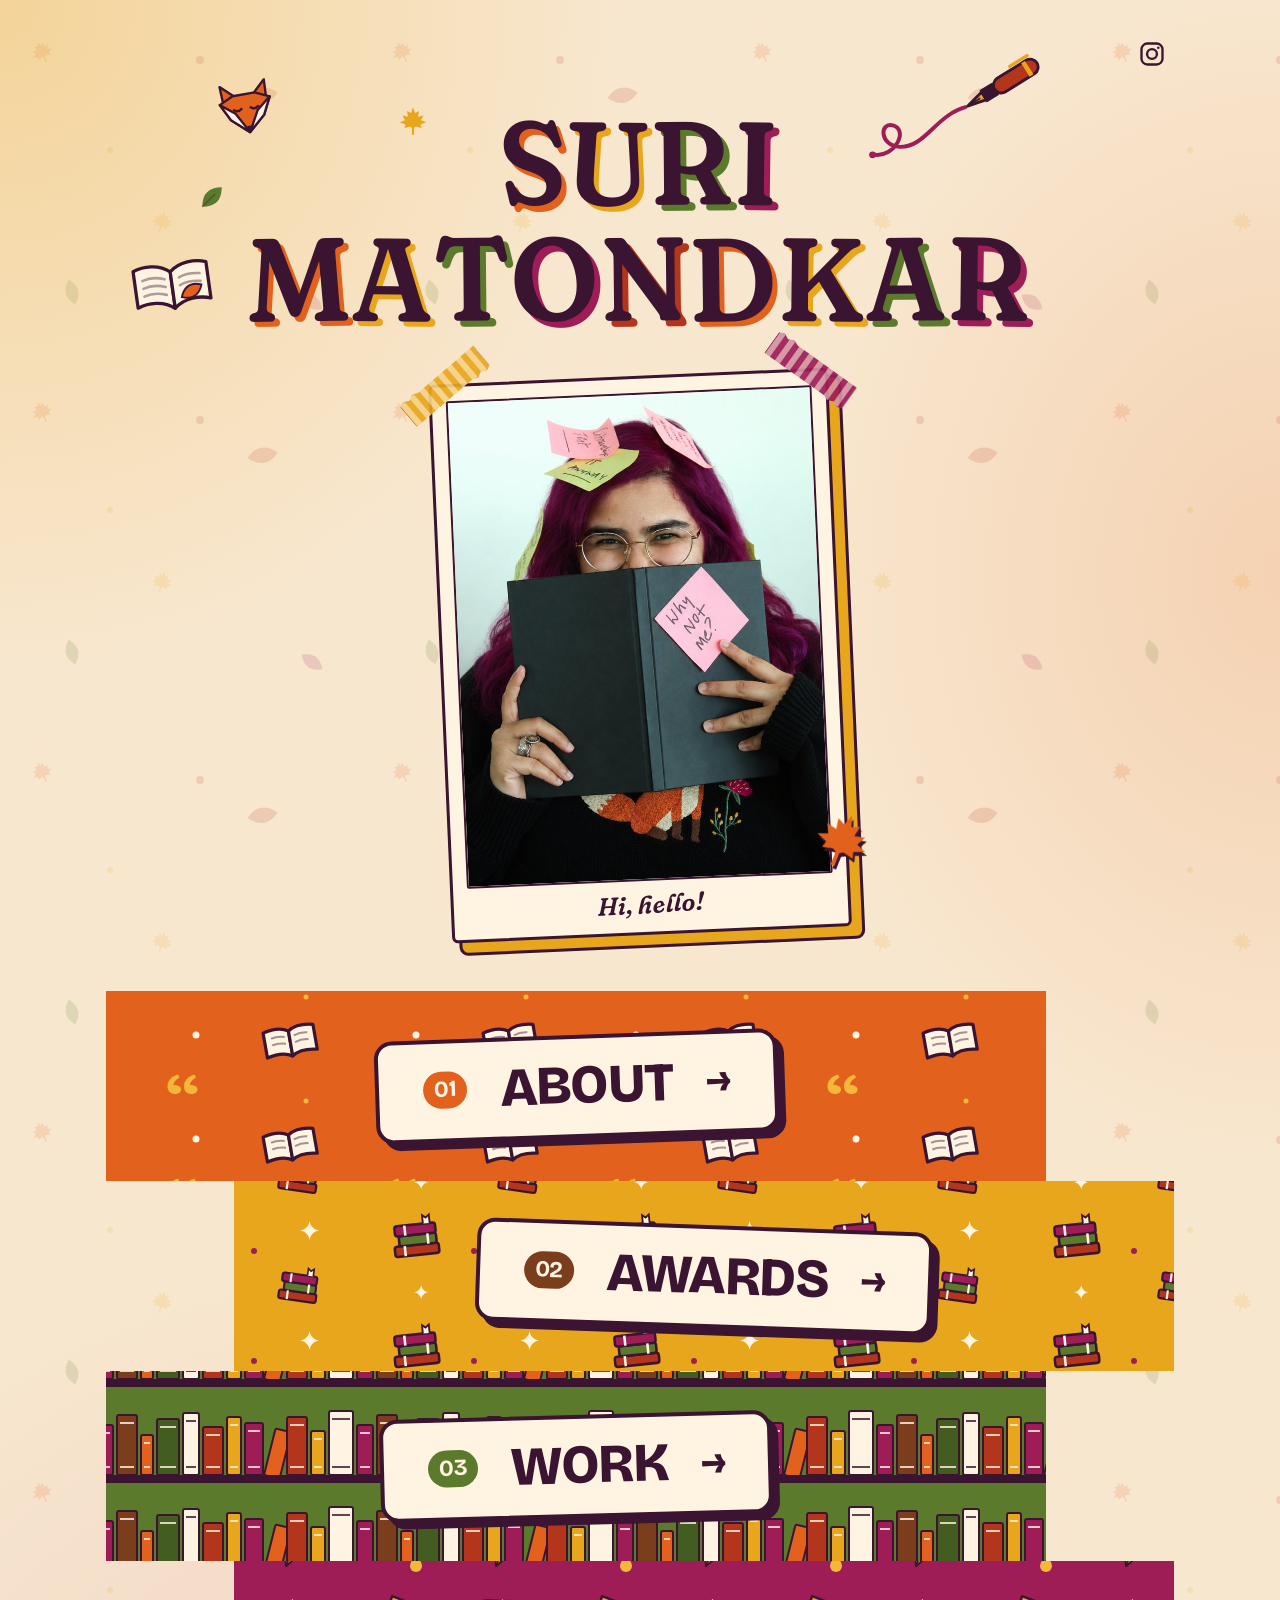
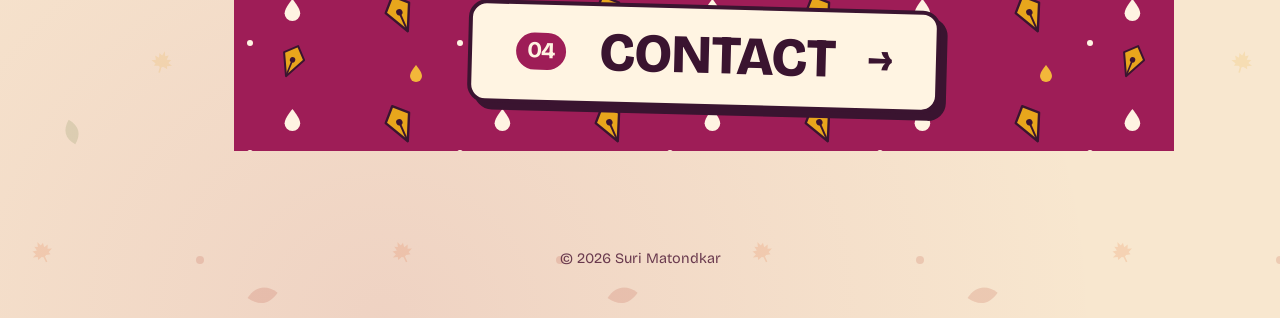
<file: index.html>
<!doctype html>
<html lang="en">
<head>
  <meta charset="utf-8">
  <meta name="viewport" content="width=device-width, initial-scale=1">
  <title>Suri Matondkar</title>
  <meta name="description" content="Suri Matondkar – writer of literary fiction and narrative non-fiction.">
  <link rel="canonical" href="https://surimatondkar.com/">
  <meta property="og:type" content="website">
  <meta property="og:site_name" content="Suri Matondkar">
  <meta property="og:title" content="Suri Matondkar">
  <meta property="og:description" content="Suri Matondkar – writer of literary fiction and narrative non-fiction.">
  <meta property="og:url" content="https://surimatondkar.com/">
  <meta property="og:image" content="https://surimatondkar.com/images/share.jpg">
  <meta property="og:image:width" content="1200">
  <meta property="og:image:height" content="630">
  <meta property="og:image:alt" content="Suri Matondkar peeking over a black book with sticky notes in her magenta hair">
  <meta name="twitter:card" content="summary_large_image">
  <meta name="twitter:image" content="https://surimatondkar.com/images/share.jpg">
  <link rel="icon" href="/favicon.svg" type="image/svg+xml">
  <link rel="icon" href="/favicon-192.png" type="image/png" sizes="192x192">
  <link rel="shortcut icon" href="/favicon.ico">
  <link rel="apple-touch-icon" href="/apple-touch-icon.png">
  <link rel="preconnect" href="https://fonts.googleapis.com">
  <link rel="preconnect" href="https://fonts.gstatic.com" crossorigin>
  <link href="https://fonts.googleapis.com/css2?family=Bricolage+Grotesque:opsz,wght@12..96,700;12..96,800&family=Fraunces:opsz,wght,SOFT,WONK@9..144,500..900,100,1&family=Newsreader:ital,opsz,wght@0,6..72,400;0,6..72,600;1,6..72,400&display=swap" rel="stylesheet">
  <link rel="stylesheet" href="/styles.css">
</head>
<body>
  <a class="skip" href="#main">Skip to content</a>
  <header class="site-header">
    <div class="wrap">
      <div class="header-top">
        <nav class="social" aria-label="Social">
          <a href="https://www.instagram.com/suri.notsiri/" target="_blank" rel="noopener" aria-label="Instagram"><svg viewBox="0 0 24 24" aria-hidden="true" fill="none" stroke="currentColor" stroke-width="2"><rect x="3" y="3" width="18" height="18" rx="5"/><circle cx="12" cy="12" r="4.2"/><circle cx="17.4" cy="6.6" r="1.1" fill="currentColor" stroke="none"/></svg></a>
        </nav>
      </div>
      <a class="logo" href="/" aria-label="Suri Matondkar – home">
        <span class="doodle d-a d-fox"><svg viewBox="0 0 64 60" aria-hidden="true"><g stroke="#3a1430" stroke-width="2.5" stroke-linejoin="round"><path fill="#e2621d" d="M8 3 23 17 9 25z"/><path fill="#e2621d" d="M56 3 41 17 55 25z"/><path fill="#e2621d" d="M5 22 20 15h24l15 7-9 18-18 16-18-16z"/><path fill="#fff4e2" d="M5 22 20 34 32 56 14 40z"/><path fill="#fff4e2" d="M59 22 44 34 32 56 50 40z"/></g><path d="M19 30q4 3.5 8 0M37 30q4 3.5 8 0" fill="none" stroke="#3a1430" stroke-width="2.5" stroke-linecap="round"/><circle cx="32" cy="52" r="3" fill="#3a1430"/></svg></span>
        <span class="doodle d-b"><svg viewBox="0 0 24 24" aria-hidden="true"><path fill="currentColor" d="M3 21C3 9 9 3 21 3c0 12-6 18-18 18z"/><path d="M3 21 15 9" stroke="#3a1430" stroke-opacity=".35" stroke-width="1.5"/></svg></span>
        <span class="doodle d-c"><svg viewBox="0 0 24 24" aria-hidden="true"><path fill="currentColor" d="M12 1l1.6 4.6 3.2-1.6-.8 4.6 4.4-1-2 3.8 4.2 1.6-4.6 1.8.8 2.8-4.4-1.2-1.6 1V23h-1.6v-5.6l-1.6-1-4.4 1.2.8-2.8-4.6-1.8 4.2-1.6-2-3.8 4.4 1-.8-4.6 3.2 1.6z"/></svg></span>
        <span class="doodle d-pen"><svg viewBox="0 0 150 80" aria-hidden="true"><path d="M6 66c18 2 30-22 16-26-12-3-12 18 6 19 22 1 32-28 58-35" fill="none" stroke="#9e1d57" stroke-width="3.5" stroke-linecap="round"/><circle cx="4" cy="66" r="3" fill="#9e1d57"/><g transform="translate(88 23) rotate(-32)" stroke="#3a1430" stroke-width="2.5" stroke-linejoin="round"><path fill="#e8a61c" d="M17-4 0 0l17 4z"/><path d="M4 0h9" stroke-width="1.5"/><path fill="#3a1430" d="M17-5h11v10H17z"/><rect fill="#b3361c" x="28" y="-7" width="44" height="14" rx="7"/><rect fill="#e8a61c" x="60" y="-7" width="4" height="14" stroke-width="0"/><path fill="none" stroke="#e8a61c" stroke-width="3" stroke-linecap="round" d="M50 -10h18"/></g></svg></span>
        <span class="doodle d-book"><svg viewBox="0 0 64 44" aria-hidden="true"><g stroke="#3a1430" stroke-width="2.5" stroke-linejoin="round"><path fill="#fff4e2" d="M32 12C24 5 12 5 4 8v28c8-3 20-3 28 4z"/><path fill="#fff4e2" d="M32 12c8-7 20-7 28-4v28c-8-3-20-3-28 4z"/></g><path d="M10 16c6-2 12-1 17 1M10 22c6-2 12-1 17 1M10 28c6-2 12-1 17 1M38 17c5-2 11-2 16-1M38 23c5-2 11-2 16-1" stroke="#3a1430" stroke-opacity=".4" stroke-width="2" fill="none" stroke-linecap="round"/><path transform="translate(38 20) rotate(20 8 8) scale(.7)" fill="#e2621d" stroke="#3a1430" stroke-width="2" d="M3 21C3 9 9 3 21 3c0 12-6 18-18 18z"/></svg></span>
        <h1 class="logo-name" aria-hidden="true"><span class="logo-word"><span class="l">S</span><span class="l">U</span><span class="l">R</span><span class="l">I</span></span><span class="logo-word"><span class="l">M</span><span class="l">A</span><span class="l">T</span><span class="l">O</span><span class="l">N</span><span class="l">D</span><span class="l">K</span><span class="l">A</span><span class="l">R</span></span></h1>
      </a>
    </div>
  </header>
  <main id="main" class="wrap">
    <section class="intro" aria-label="Suri Matondkar">
      <figure class="portrait">
        <span class="tape tape-l" aria-hidden="true"></span>
        <span class="tape tape-r" aria-hidden="true"></span>
        <img src="/images/suri-portrait-2.jpg" width="720" height="960" alt="Suri Matondkar peeking over the top of a black book with sticky notes in her magenta hair; one note on the book reads “Why not me?”">
        <figcaption>Hi, hello!</figcaption>
        <span class="leaf-pin" aria-hidden="true"><svg viewBox="0 0 24 24" aria-hidden="true"><path fill="currentColor" d="M12 1l1.6 4.6 3.2-1.6-.8 4.6 4.4-1-2 3.8 4.2 1.6-4.6 1.8.8 2.8-4.4-1.2-1.6 1V23h-1.6v-5.6l-1.6-1-4.4 1.2.8-2.8-4.6-1.8 4.2-1.6-2-3.8 4.4 1-.8-4.6 3.2 1.6z"/></svg></span>
      </figure>
    </section>

    <nav aria-label="Main">
      <ul class="bars">
        <li><a class="bar bar-about" href="/about/"><span class="bar-label"><span class="bar-num">01</span>About<span class="bar-arrow" aria-hidden="true">→</span></span></a></li>
        <li><a class="bar bar-awards" href="/awards/"><span class="bar-label"><span class="bar-num">02</span>Awards<span class="bar-arrow" aria-hidden="true">→</span></span></a></li>
        <li><a class="bar bar-work" href="/work/"><span class="bar-label"><span class="bar-num">03</span>Work<span class="bar-arrow" aria-hidden="true">→</span></span></a></li>
        <li><a class="bar bar-contact" href="/contact/"><span class="bar-label"><span class="bar-num">04</span>Contact<span class="bar-arrow" aria-hidden="true">→</span></span></a></li>
      </ul>
    </nav>
  </main>
  <footer class="site-footer">
    <div class="wrap">© <span id="yr">2026</span> Suri Matondkar</div>
  </footer>
  <script>document.getElementById("yr").textContent = new Date().getFullYear();</script>
</body>
</html>
</file>
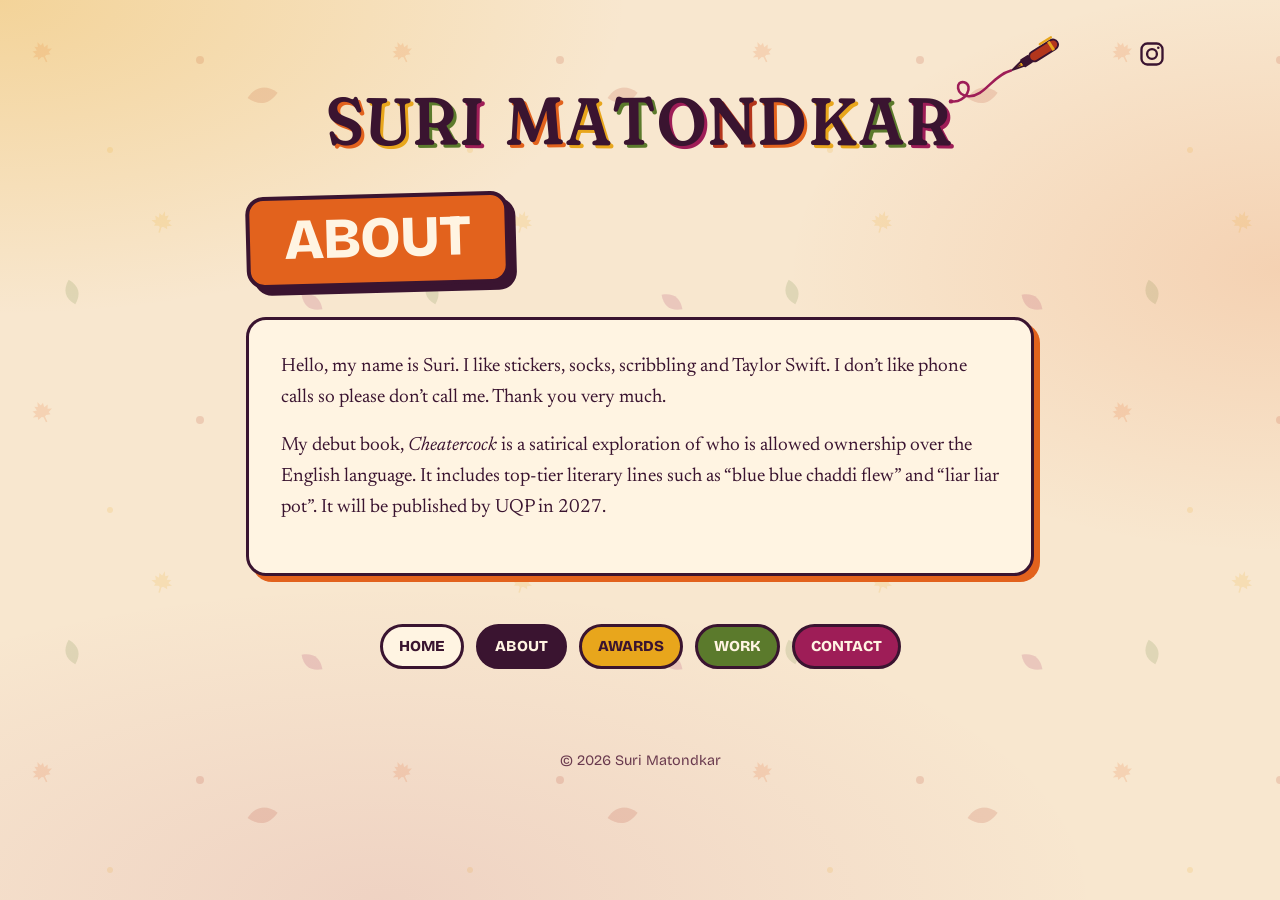
<file: about/index.html>
<!doctype html>
<html lang="en">
<head>
  <meta charset="utf-8">
  <meta name="viewport" content="width=device-width, initial-scale=1">
  <title>About · Suri Matondkar</title>
  <meta name="description" content="About Suri Matondkar.">
  <link rel="canonical" href="https://surimatondkar.com/about/">
  <meta property="og:type" content="website">
  <meta property="og:site_name" content="Suri Matondkar">
  <meta property="og:title" content="About · Suri Matondkar">
  <meta property="og:description" content="About Suri Matondkar.">
  <meta property="og:url" content="https://surimatondkar.com/about/">
  <meta property="og:image" content="https://surimatondkar.com/images/share.jpg">
  <meta property="og:image:width" content="1200">
  <meta property="og:image:height" content="630">
  <meta property="og:image:alt" content="Suri Matondkar peeking over a black book with sticky notes in her magenta hair">
  <meta name="twitter:card" content="summary_large_image">
  <meta name="twitter:image" content="https://surimatondkar.com/images/share.jpg">
  <link rel="icon" href="/favicon.svg" type="image/svg+xml">
  <link rel="icon" href="/favicon-192.png" type="image/png" sizes="192x192">
  <link rel="shortcut icon" href="/favicon.ico">
  <link rel="apple-touch-icon" href="/apple-touch-icon.png">
  <link rel="preconnect" href="https://fonts.googleapis.com">
  <link rel="preconnect" href="https://fonts.gstatic.com" crossorigin>
  <link href="https://fonts.googleapis.com/css2?family=Bricolage+Grotesque:opsz,wght@12..96,700;12..96,800&family=Fraunces:opsz,wght,SOFT,WONK@9..144,500..900,100,1&family=Newsreader:ital,opsz,wght@0,6..72,400;0,6..72,600;1,6..72,400&display=swap" rel="stylesheet">
  <link rel="stylesheet" href="/styles.css">
</head>
<body>
  <a class="skip" href="#main">Skip to content</a>
  <header class="site-header compact">
    <div class="wrap">
      <div class="header-top">
        <nav class="social" aria-label="Social">
          <a href="https://www.instagram.com/suri.notsiri/" target="_blank" rel="noopener" aria-label="Instagram"><svg viewBox="0 0 24 24" aria-hidden="true" fill="none" stroke="currentColor" stroke-width="2"><rect x="3" y="3" width="18" height="18" rx="5"/><circle cx="12" cy="12" r="4.2"/><circle cx="17.4" cy="6.6" r="1.1" fill="currentColor" stroke="none"/></svg></a>
        </nav>
      </div>
      <a class="logo" href="/" aria-label="Suri Matondkar – home">
        <span class="doodle d-a d-fox"><svg viewBox="0 0 64 60" aria-hidden="true"><g stroke="#3a1430" stroke-width="2.5" stroke-linejoin="round"><path fill="#e2621d" d="M8 3 23 17 9 25z"/><path fill="#e2621d" d="M56 3 41 17 55 25z"/><path fill="#e2621d" d="M5 22 20 15h24l15 7-9 18-18 16-18-16z"/><path fill="#fff4e2" d="M5 22 20 34 32 56 14 40z"/><path fill="#fff4e2" d="M59 22 44 34 32 56 50 40z"/></g><path d="M19 30q4 3.5 8 0M37 30q4 3.5 8 0" fill="none" stroke="#3a1430" stroke-width="2.5" stroke-linecap="round"/><circle cx="32" cy="52" r="3" fill="#3a1430"/></svg></span>
        <span class="doodle d-b"><svg viewBox="0 0 24 24" aria-hidden="true"><path fill="currentColor" d="M3 21C3 9 9 3 21 3c0 12-6 18-18 18z"/><path d="M3 21 15 9" stroke="#3a1430" stroke-opacity=".35" stroke-width="1.5"/></svg></span>
        <span class="doodle d-c"><svg viewBox="0 0 24 24" aria-hidden="true"><path fill="currentColor" d="M12 1l1.6 4.6 3.2-1.6-.8 4.6 4.4-1-2 3.8 4.2 1.6-4.6 1.8.8 2.8-4.4-1.2-1.6 1V23h-1.6v-5.6l-1.6-1-4.4 1.2.8-2.8-4.6-1.8 4.2-1.6-2-3.8 4.4 1-.8-4.6 3.2 1.6z"/></svg></span>
        <span class="doodle d-pen"><svg viewBox="0 0 150 80" aria-hidden="true"><path d="M6 66c18 2 30-22 16-26-12-3-12 18 6 19 22 1 32-28 58-35" fill="none" stroke="#9e1d57" stroke-width="3.5" stroke-linecap="round"/><circle cx="4" cy="66" r="3" fill="#9e1d57"/><g transform="translate(88 23) rotate(-32)" stroke="#3a1430" stroke-width="2.5" stroke-linejoin="round"><path fill="#e8a61c" d="M17-4 0 0l17 4z"/><path d="M4 0h9" stroke-width="1.5"/><path fill="#3a1430" d="M17-5h11v10H17z"/><rect fill="#b3361c" x="28" y="-7" width="44" height="14" rx="7"/><rect fill="#e8a61c" x="60" y="-7" width="4" height="14" stroke-width="0"/><path fill="none" stroke="#e8a61c" stroke-width="3" stroke-linecap="round" d="M50 -10h18"/></g></svg></span>
        <span class="doodle d-book"><svg viewBox="0 0 64 44" aria-hidden="true"><g stroke="#3a1430" stroke-width="2.5" stroke-linejoin="round"><path fill="#fff4e2" d="M32 12C24 5 12 5 4 8v28c8-3 20-3 28 4z"/><path fill="#fff4e2" d="M32 12c8-7 20-7 28-4v28c-8-3-20-3-28 4z"/></g><path d="M10 16c6-2 12-1 17 1M10 22c6-2 12-1 17 1M10 28c6-2 12-1 17 1M38 17c5-2 11-2 16-1M38 23c5-2 11-2 16-1" stroke="#3a1430" stroke-opacity=".4" stroke-width="2" fill="none" stroke-linecap="round"/><path transform="translate(38 20) rotate(20 8 8) scale(.7)" fill="#e2621d" stroke="#3a1430" stroke-width="2" d="M3 21C3 9 9 3 21 3c0 12-6 18-18 18z"/></svg></span>
        <p class="logo-name" aria-hidden="true"><span class="logo-word"><span class="l">S</span><span class="l">U</span><span class="l">R</span><span class="l">I</span></span><span class="logo-word"><span class="l">M</span><span class="l">A</span><span class="l">T</span><span class="l">O</span><span class="l">N</span><span class="l">D</span><span class="l">K</span><span class="l">A</span><span class="l">R</span></span></p>
        
      </a>
    </div>
  </header>
  <main id="main" class="wrap page" style="--accent: var(--pumpkin)">
    <h1 class="page-title">About</h1>
    <div class="card">
      <p>Hello, my name is Suri. I like stickers, socks, scribbling and Taylor Swift. I don’t like phone calls so please don’t call me. Thank you very much.</p>
      <p>My debut book, <em>Cheatercock</em> is a satirical exploration of who is allowed ownership over the English language. It includes top-tier literary lines such as “blue blue chaddi flew” and “liar liar pot”. It will be published by UQP in 2027.</p>
    </div>
      <nav aria-label="Pages">
      <ul class="mini-nav">
        <li><a class="n-home" href="/">Home</a></li>
        <li><a class="n-about" href="/about/" aria-current="page">About</a></li>
        <li><a class="n-awards" href="/awards/">Awards</a></li>
        <li><a class="n-work" href="/work/">Work</a></li>
        <li><a class="n-contact" href="/contact/">Contact</a></li>
      </ul>
      </nav>
  </main>
  <script>
    /* The old About page also held awards and publications; forward old section links */
    var moved = { "#awards": "/awards/", "#award-shortlists": "/awards/#award-shortlists", "#shortlists": "/awards/#award-shortlists", "#publications": "/work/#publications" };
    var target = moved[location.hash.toLowerCase()];
    if (target) location.replace(target);
  </script>
  <footer class="site-footer">
    <div class="wrap">© <span id="yr">2026</span> Suri Matondkar</div>
  </footer>
  <script>document.getElementById("yr").textContent = new Date().getFullYear();</script>
</body>
</html>
</file>
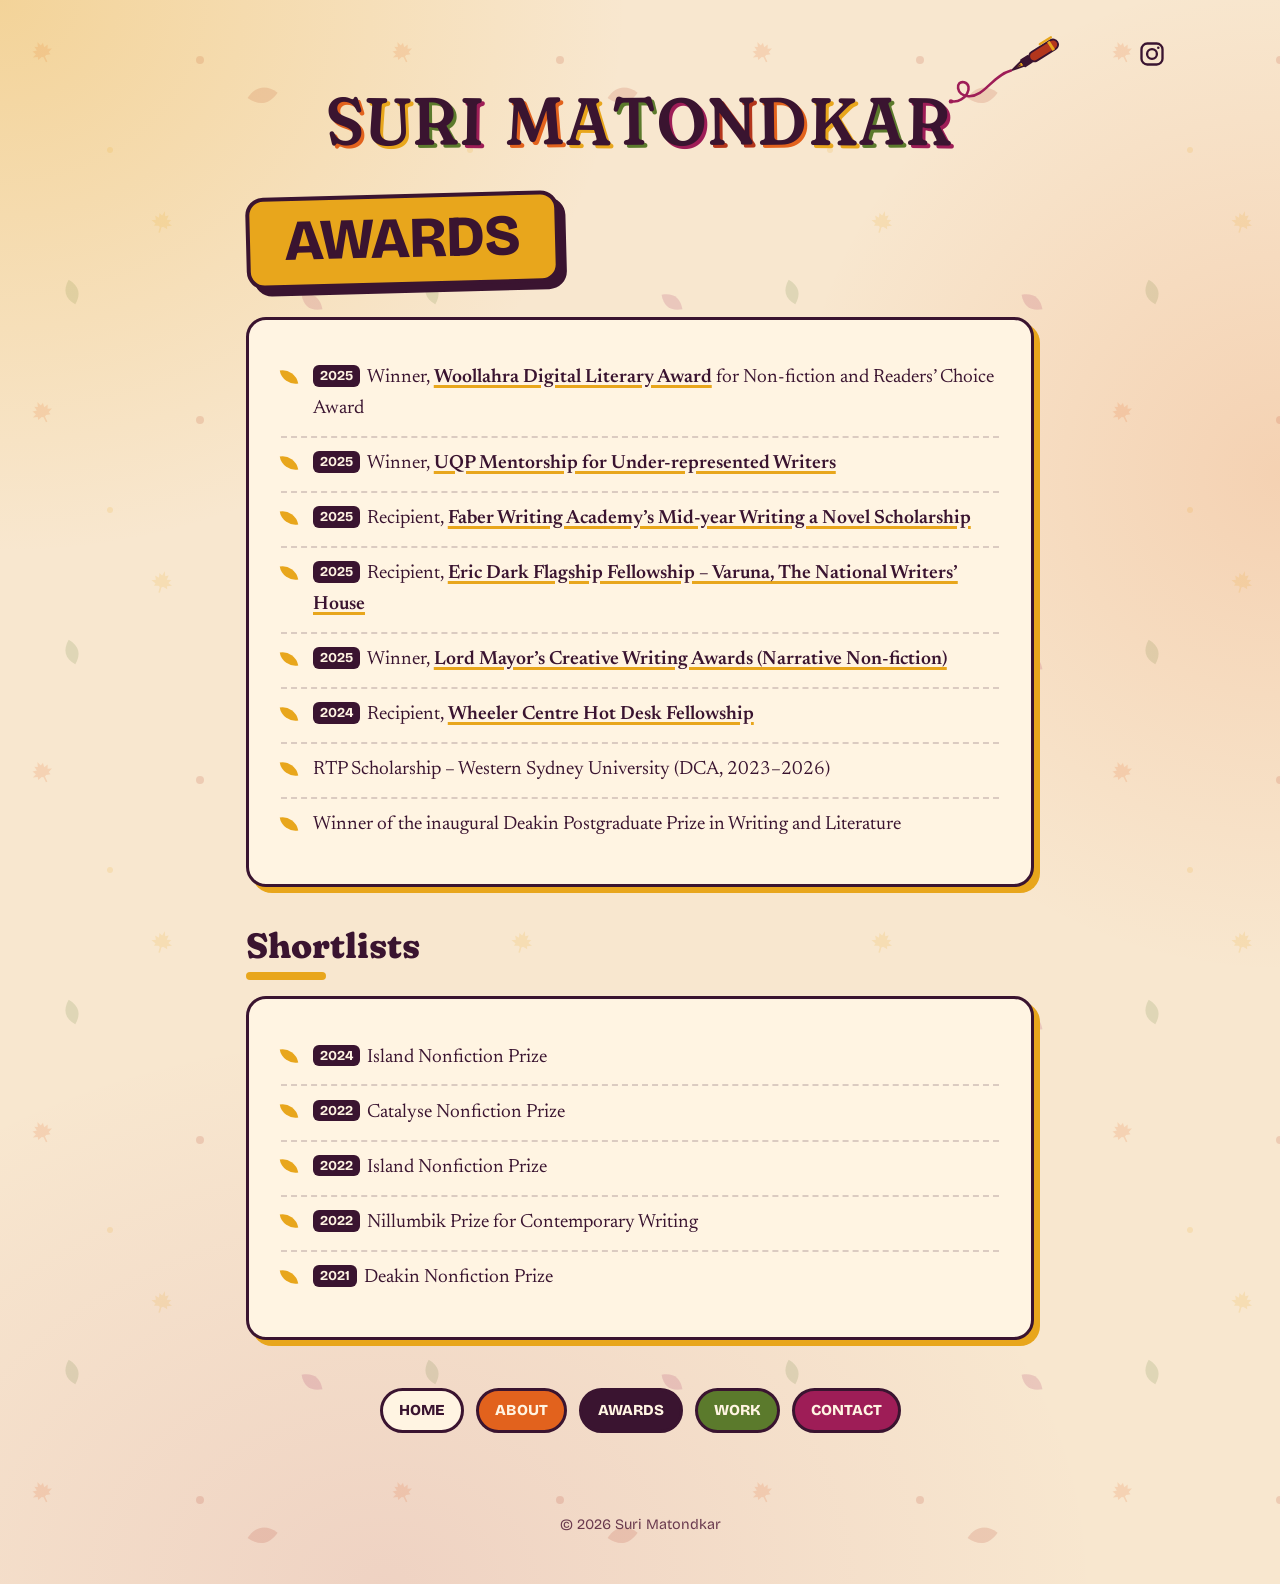
<file: awards/index.html>
<!doctype html>
<html lang="en">
<head>
  <meta charset="utf-8">
  <meta name="viewport" content="width=device-width, initial-scale=1">
  <title>Awards · Suri Matondkar</title>
  <meta name="description" content="Awards, fellowships and shortlists for Suri Matondkar.">
  <link rel="canonical" href="https://surimatondkar.com/awards/">
  <meta property="og:type" content="website">
  <meta property="og:site_name" content="Suri Matondkar">
  <meta property="og:title" content="Awards · Suri Matondkar">
  <meta property="og:description" content="Awards, fellowships and shortlists for Suri Matondkar.">
  <meta property="og:url" content="https://surimatondkar.com/awards/">
  <meta property="og:image" content="https://surimatondkar.com/images/share.jpg">
  <meta property="og:image:width" content="1200">
  <meta property="og:image:height" content="630">
  <meta property="og:image:alt" content="Suri Matondkar peeking over a black book with sticky notes in her magenta hair">
  <meta name="twitter:card" content="summary_large_image">
  <meta name="twitter:image" content="https://surimatondkar.com/images/share.jpg">
  <link rel="icon" href="/favicon.svg" type="image/svg+xml">
  <link rel="icon" href="/favicon-192.png" type="image/png" sizes="192x192">
  <link rel="shortcut icon" href="/favicon.ico">
  <link rel="apple-touch-icon" href="/apple-touch-icon.png">
  <link rel="preconnect" href="https://fonts.googleapis.com">
  <link rel="preconnect" href="https://fonts.gstatic.com" crossorigin>
  <link href="https://fonts.googleapis.com/css2?family=Bricolage+Grotesque:opsz,wght@12..96,700;12..96,800&family=Fraunces:opsz,wght,SOFT,WONK@9..144,500..900,100,1&family=Newsreader:ital,opsz,wght@0,6..72,400;0,6..72,600;1,6..72,400&display=swap" rel="stylesheet">
  <link rel="stylesheet" href="/styles.css">
</head>
<body>
  <a class="skip" href="#main">Skip to content</a>
  <header class="site-header compact">
    <div class="wrap">
      <div class="header-top">
        <nav class="social" aria-label="Social">
          <a href="https://www.instagram.com/suri.notsiri/" target="_blank" rel="noopener" aria-label="Instagram"><svg viewBox="0 0 24 24" aria-hidden="true" fill="none" stroke="currentColor" stroke-width="2"><rect x="3" y="3" width="18" height="18" rx="5"/><circle cx="12" cy="12" r="4.2"/><circle cx="17.4" cy="6.6" r="1.1" fill="currentColor" stroke="none"/></svg></a>
        </nav>
      </div>
      <a class="logo" href="/" aria-label="Suri Matondkar – home">
        <span class="doodle d-a d-fox"><svg viewBox="0 0 64 60" aria-hidden="true"><g stroke="#3a1430" stroke-width="2.5" stroke-linejoin="round"><path fill="#e2621d" d="M8 3 23 17 9 25z"/><path fill="#e2621d" d="M56 3 41 17 55 25z"/><path fill="#e2621d" d="M5 22 20 15h24l15 7-9 18-18 16-18-16z"/><path fill="#fff4e2" d="M5 22 20 34 32 56 14 40z"/><path fill="#fff4e2" d="M59 22 44 34 32 56 50 40z"/></g><path d="M19 30q4 3.5 8 0M37 30q4 3.5 8 0" fill="none" stroke="#3a1430" stroke-width="2.5" stroke-linecap="round"/><circle cx="32" cy="52" r="3" fill="#3a1430"/></svg></span>
        <span class="doodle d-b"><svg viewBox="0 0 24 24" aria-hidden="true"><path fill="currentColor" d="M3 21C3 9 9 3 21 3c0 12-6 18-18 18z"/><path d="M3 21 15 9" stroke="#3a1430" stroke-opacity=".35" stroke-width="1.5"/></svg></span>
        <span class="doodle d-c"><svg viewBox="0 0 24 24" aria-hidden="true"><path fill="currentColor" d="M12 1l1.6 4.6 3.2-1.6-.8 4.6 4.4-1-2 3.8 4.2 1.6-4.6 1.8.8 2.8-4.4-1.2-1.6 1V23h-1.6v-5.6l-1.6-1-4.4 1.2.8-2.8-4.6-1.8 4.2-1.6-2-3.8 4.4 1-.8-4.6 3.2 1.6z"/></svg></span>
        <span class="doodle d-pen"><svg viewBox="0 0 150 80" aria-hidden="true"><path d="M6 66c18 2 30-22 16-26-12-3-12 18 6 19 22 1 32-28 58-35" fill="none" stroke="#9e1d57" stroke-width="3.5" stroke-linecap="round"/><circle cx="4" cy="66" r="3" fill="#9e1d57"/><g transform="translate(88 23) rotate(-32)" stroke="#3a1430" stroke-width="2.5" stroke-linejoin="round"><path fill="#e8a61c" d="M17-4 0 0l17 4z"/><path d="M4 0h9" stroke-width="1.5"/><path fill="#3a1430" d="M17-5h11v10H17z"/><rect fill="#b3361c" x="28" y="-7" width="44" height="14" rx="7"/><rect fill="#e8a61c" x="60" y="-7" width="4" height="14" stroke-width="0"/><path fill="none" stroke="#e8a61c" stroke-width="3" stroke-linecap="round" d="M50 -10h18"/></g></svg></span>
        <span class="doodle d-book"><svg viewBox="0 0 64 44" aria-hidden="true"><g stroke="#3a1430" stroke-width="2.5" stroke-linejoin="round"><path fill="#fff4e2" d="M32 12C24 5 12 5 4 8v28c8-3 20-3 28 4z"/><path fill="#fff4e2" d="M32 12c8-7 20-7 28-4v28c-8-3-20-3-28 4z"/></g><path d="M10 16c6-2 12-1 17 1M10 22c6-2 12-1 17 1M10 28c6-2 12-1 17 1M38 17c5-2 11-2 16-1M38 23c5-2 11-2 16-1" stroke="#3a1430" stroke-opacity=".4" stroke-width="2" fill="none" stroke-linecap="round"/><path transform="translate(38 20) rotate(20 8 8) scale(.7)" fill="#e2621d" stroke="#3a1430" stroke-width="2" d="M3 21C3 9 9 3 21 3c0 12-6 18-18 18z"/></svg></span>
        <p class="logo-name" aria-hidden="true"><span class="logo-word"><span class="l">S</span><span class="l">U</span><span class="l">R</span><span class="l">I</span></span><span class="logo-word"><span class="l">M</span><span class="l">A</span><span class="l">T</span><span class="l">O</span><span class="l">N</span><span class="l">D</span><span class="l">K</span><span class="l">A</span><span class="l">R</span></span></p>
        
      </a>
    </div>
  </header>
  <main id="main" class="wrap page" style="--accent: var(--mustard); --accent-text: var(--ink)">
    <h1 class="page-title">Awards</h1>
    <div class="card" id="awards">
      <ul class="list">
          <li><span class="year">2025</span>Winner, <a href='https://www.woollahra.nsw.gov.au/Library/Digital-Literary-Award/Past-winners' target='_blank' rel='noopener'>Woollahra Digital Literary Award</a> for Non-fiction and Readers’ Choice Award</li>
          <li><span class="year">2025</span>Winner, <a href='https://www.uqp.com.au/blog/winners-of-uqp-mentorship-prize-for-under-represented-writers-announced' target='_blank' rel='noopener'>UQP Mentorship for Under-represented Writers</a></li>
          <li><span class="year">2025</span>Recipient, <a href='https://faberwritingacademy.com.au/2025/07/03/welcoming-our-2025-mid-year-scholarship-recipients/' target='_blank' rel='noopener'>Faber Writing Academy’s Mid-year Writing a Novel Scholarship</a></li>
          <li><span class="year">2025</span>Recipient, <a href='https://www.varuna.com.au/news/2024/9/3/2025-varuna-fellowships-announced' target='_blank' rel='noopener'>Eric Dark Flagship Fellowship – Varuna, The National Writers’ House</a></li>
          <li><span class="year">2025</span>Winner, <a href='https://www.melbourne.vic.gov.au/lord-mayors-creative-writing-awards' target='_blank' rel='noopener'>Lord Mayor’s Creative Writing Awards (Narrative Non-fiction)</a></li>
          <li><span class="year">2024</span>Recipient, <a href='https://www.wheelercentre.com/hot-desk-fellowships/meet-the-2024-hot-desk-fellows' target='_blank' rel='noopener'>Wheeler Centre Hot Desk Fellowship</a></li>
          <li>RTP Scholarship – Western Sydney University (DCA, 2023–2026)</li>
          <li>Winner of the inaugural Deakin Postgraduate Prize in Writing and Literature</li>
      </ul>
    </div>

    <h2 id="award-shortlists">Shortlists</h2>
    <div class="card">
      <ul class="list">
          <li><span class="year">2024</span>Island Nonfiction Prize</li>
          <li><span class="year">2022</span>Catalyse Nonfiction Prize</li>
          <li><span class="year">2022</span>Island Nonfiction Prize</li>
          <li><span class="year">2022</span>Nillumbik Prize for Contemporary Writing</li>
          <li><span class="year">2021</span>Deakin Nonfiction Prize</li>
      </ul>
    </div>
      <nav aria-label="Pages">
      <ul class="mini-nav">
        <li><a class="n-home" href="/">Home</a></li>
        <li><a class="n-about" href="/about/">About</a></li>
        <li><a class="n-awards" href="/awards/" aria-current="page">Awards</a></li>
        <li><a class="n-work" href="/work/">Work</a></li>
        <li><a class="n-contact" href="/contact/">Contact</a></li>
      </ul>
      </nav>
  </main>
  <footer class="site-footer">
    <div class="wrap">© <span id="yr">2026</span> Suri Matondkar</div>
  </footer>
  <script>document.getElementById("yr").textContent = new Date().getFullYear();</script>
</body>
</html>
</file>
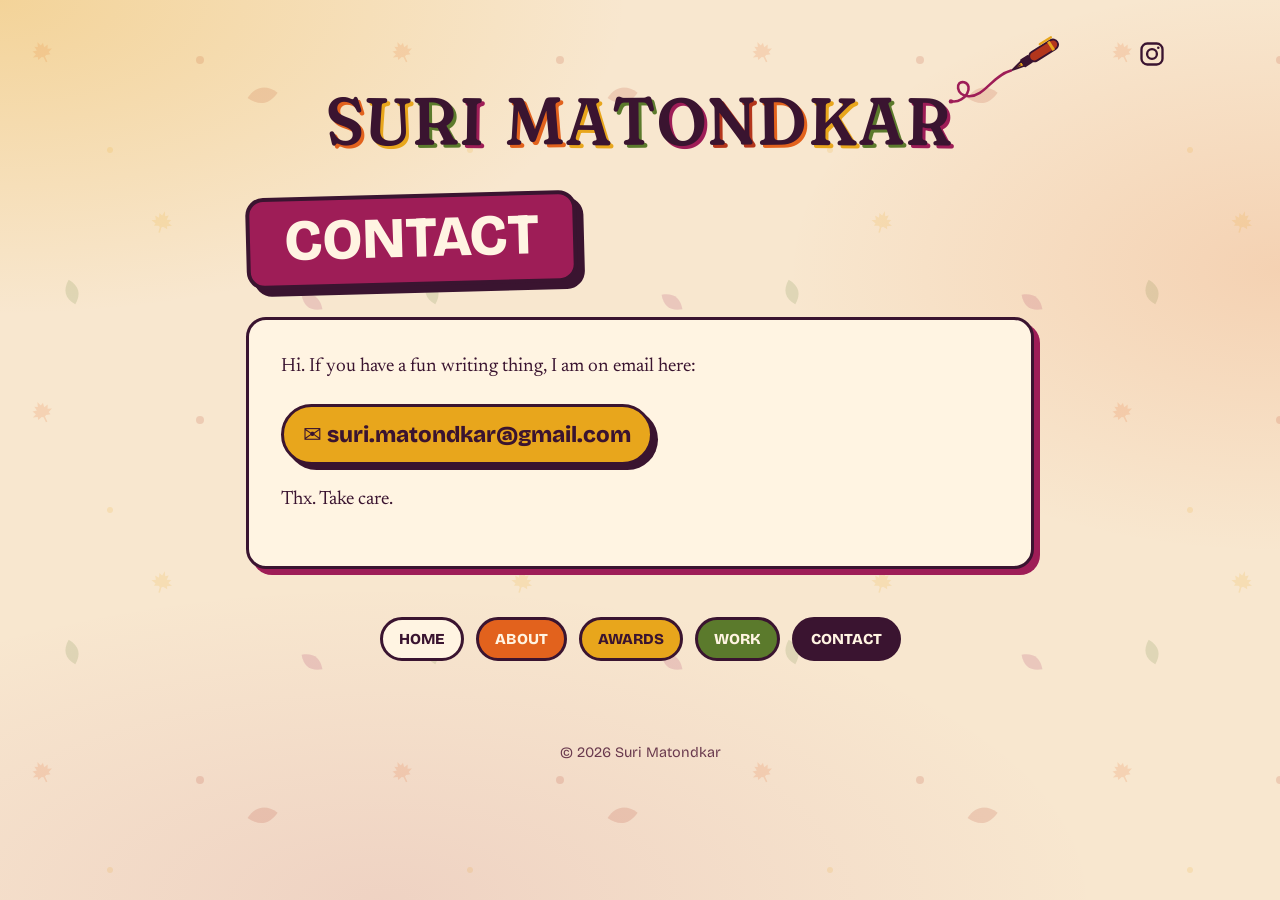
<file: contact/index.html>
<!doctype html>
<html lang="en">
<head>
  <meta charset="utf-8">
  <meta name="viewport" content="width=device-width, initial-scale=1">
  <title>Contact · Suri Matondkar</title>
  <meta name="description" content="Get in touch with Suri Matondkar.">
  <link rel="canonical" href="https://surimatondkar.com/contact/">
  <meta property="og:type" content="website">
  <meta property="og:site_name" content="Suri Matondkar">
  <meta property="og:title" content="Contact · Suri Matondkar">
  <meta property="og:description" content="Get in touch with Suri Matondkar.">
  <meta property="og:url" content="https://surimatondkar.com/contact/">
  <meta property="og:image" content="https://surimatondkar.com/images/share.jpg">
  <meta property="og:image:width" content="1200">
  <meta property="og:image:height" content="630">
  <meta property="og:image:alt" content="Suri Matondkar peeking over a black book with sticky notes in her magenta hair">
  <meta name="twitter:card" content="summary_large_image">
  <meta name="twitter:image" content="https://surimatondkar.com/images/share.jpg">
  <link rel="icon" href="/favicon.svg" type="image/svg+xml">
  <link rel="icon" href="/favicon-192.png" type="image/png" sizes="192x192">
  <link rel="shortcut icon" href="/favicon.ico">
  <link rel="apple-touch-icon" href="/apple-touch-icon.png">
  <link rel="preconnect" href="https://fonts.googleapis.com">
  <link rel="preconnect" href="https://fonts.gstatic.com" crossorigin>
  <link href="https://fonts.googleapis.com/css2?family=Bricolage+Grotesque:opsz,wght@12..96,700;12..96,800&family=Fraunces:opsz,wght,SOFT,WONK@9..144,500..900,100,1&family=Newsreader:ital,opsz,wght@0,6..72,400;0,6..72,600;1,6..72,400&display=swap" rel="stylesheet">
  <link rel="stylesheet" href="/styles.css">
</head>
<body>
  <a class="skip" href="#main">Skip to content</a>
  <header class="site-header compact">
    <div class="wrap">
      <div class="header-top">
        <nav class="social" aria-label="Social">
          <a href="https://www.instagram.com/suri.notsiri/" target="_blank" rel="noopener" aria-label="Instagram"><svg viewBox="0 0 24 24" aria-hidden="true" fill="none" stroke="currentColor" stroke-width="2"><rect x="3" y="3" width="18" height="18" rx="5"/><circle cx="12" cy="12" r="4.2"/><circle cx="17.4" cy="6.6" r="1.1" fill="currentColor" stroke="none"/></svg></a>
        </nav>
      </div>
      <a class="logo" href="/" aria-label="Suri Matondkar – home">
        <span class="doodle d-a d-fox"><svg viewBox="0 0 64 60" aria-hidden="true"><g stroke="#3a1430" stroke-width="2.5" stroke-linejoin="round"><path fill="#e2621d" d="M8 3 23 17 9 25z"/><path fill="#e2621d" d="M56 3 41 17 55 25z"/><path fill="#e2621d" d="M5 22 20 15h24l15 7-9 18-18 16-18-16z"/><path fill="#fff4e2" d="M5 22 20 34 32 56 14 40z"/><path fill="#fff4e2" d="M59 22 44 34 32 56 50 40z"/></g><path d="M19 30q4 3.5 8 0M37 30q4 3.5 8 0" fill="none" stroke="#3a1430" stroke-width="2.5" stroke-linecap="round"/><circle cx="32" cy="52" r="3" fill="#3a1430"/></svg></span>
        <span class="doodle d-b"><svg viewBox="0 0 24 24" aria-hidden="true"><path fill="currentColor" d="M3 21C3 9 9 3 21 3c0 12-6 18-18 18z"/><path d="M3 21 15 9" stroke="#3a1430" stroke-opacity=".35" stroke-width="1.5"/></svg></span>
        <span class="doodle d-c"><svg viewBox="0 0 24 24" aria-hidden="true"><path fill="currentColor" d="M12 1l1.6 4.6 3.2-1.6-.8 4.6 4.4-1-2 3.8 4.2 1.6-4.6 1.8.8 2.8-4.4-1.2-1.6 1V23h-1.6v-5.6l-1.6-1-4.4 1.2.8-2.8-4.6-1.8 4.2-1.6-2-3.8 4.4 1-.8-4.6 3.2 1.6z"/></svg></span>
        <span class="doodle d-pen"><svg viewBox="0 0 150 80" aria-hidden="true"><path d="M6 66c18 2 30-22 16-26-12-3-12 18 6 19 22 1 32-28 58-35" fill="none" stroke="#9e1d57" stroke-width="3.5" stroke-linecap="round"/><circle cx="4" cy="66" r="3" fill="#9e1d57"/><g transform="translate(88 23) rotate(-32)" stroke="#3a1430" stroke-width="2.5" stroke-linejoin="round"><path fill="#e8a61c" d="M17-4 0 0l17 4z"/><path d="M4 0h9" stroke-width="1.5"/><path fill="#3a1430" d="M17-5h11v10H17z"/><rect fill="#b3361c" x="28" y="-7" width="44" height="14" rx="7"/><rect fill="#e8a61c" x="60" y="-7" width="4" height="14" stroke-width="0"/><path fill="none" stroke="#e8a61c" stroke-width="3" stroke-linecap="round" d="M50 -10h18"/></g></svg></span>
        <span class="doodle d-book"><svg viewBox="0 0 64 44" aria-hidden="true"><g stroke="#3a1430" stroke-width="2.5" stroke-linejoin="round"><path fill="#fff4e2" d="M32 12C24 5 12 5 4 8v28c8-3 20-3 28 4z"/><path fill="#fff4e2" d="M32 12c8-7 20-7 28-4v28c-8-3-20-3-28 4z"/></g><path d="M10 16c6-2 12-1 17 1M10 22c6-2 12-1 17 1M10 28c6-2 12-1 17 1M38 17c5-2 11-2 16-1M38 23c5-2 11-2 16-1" stroke="#3a1430" stroke-opacity=".4" stroke-width="2" fill="none" stroke-linecap="round"/><path transform="translate(38 20) rotate(20 8 8) scale(.7)" fill="#e2621d" stroke="#3a1430" stroke-width="2" d="M3 21C3 9 9 3 21 3c0 12-6 18-18 18z"/></svg></span>
        <p class="logo-name" aria-hidden="true"><span class="logo-word"><span class="l">S</span><span class="l">U</span><span class="l">R</span><span class="l">I</span></span><span class="logo-word"><span class="l">M</span><span class="l">A</span><span class="l">T</span><span class="l">O</span><span class="l">N</span><span class="l">D</span><span class="l">K</span><span class="l">A</span><span class="l">R</span></span></p>
        
      </a>
    </div>
  </header>
  <main id="main" class="wrap page" style="--accent: var(--berry)">
    <h1 class="page-title">Contact</h1>
    <div class="card">
      <p>Hi. If you have a fun writing thing, I am on email here:</p>
      <a class="big-link" href="mailto:suri.matondkar@gmail.com">✉ suri.matondkar@gmail.com</a>
      <p>Thx. Take care.</p>
    </div>
      <nav aria-label="Pages">
      <ul class="mini-nav">
        <li><a class="n-home" href="/">Home</a></li>
        <li><a class="n-about" href="/about/">About</a></li>
        <li><a class="n-awards" href="/awards/">Awards</a></li>
        <li><a class="n-work" href="/work/">Work</a></li>
        <li><a class="n-contact" href="/contact/" aria-current="page">Contact</a></li>
      </ul>
      </nav>
  </main>
  <footer class="site-footer">
    <div class="wrap">© <span id="yr">2026</span> Suri Matondkar</div>
  </footer>
  <script>document.getElementById("yr").textContent = new Date().getFullYear();</script>
</body>
</html>
</file>
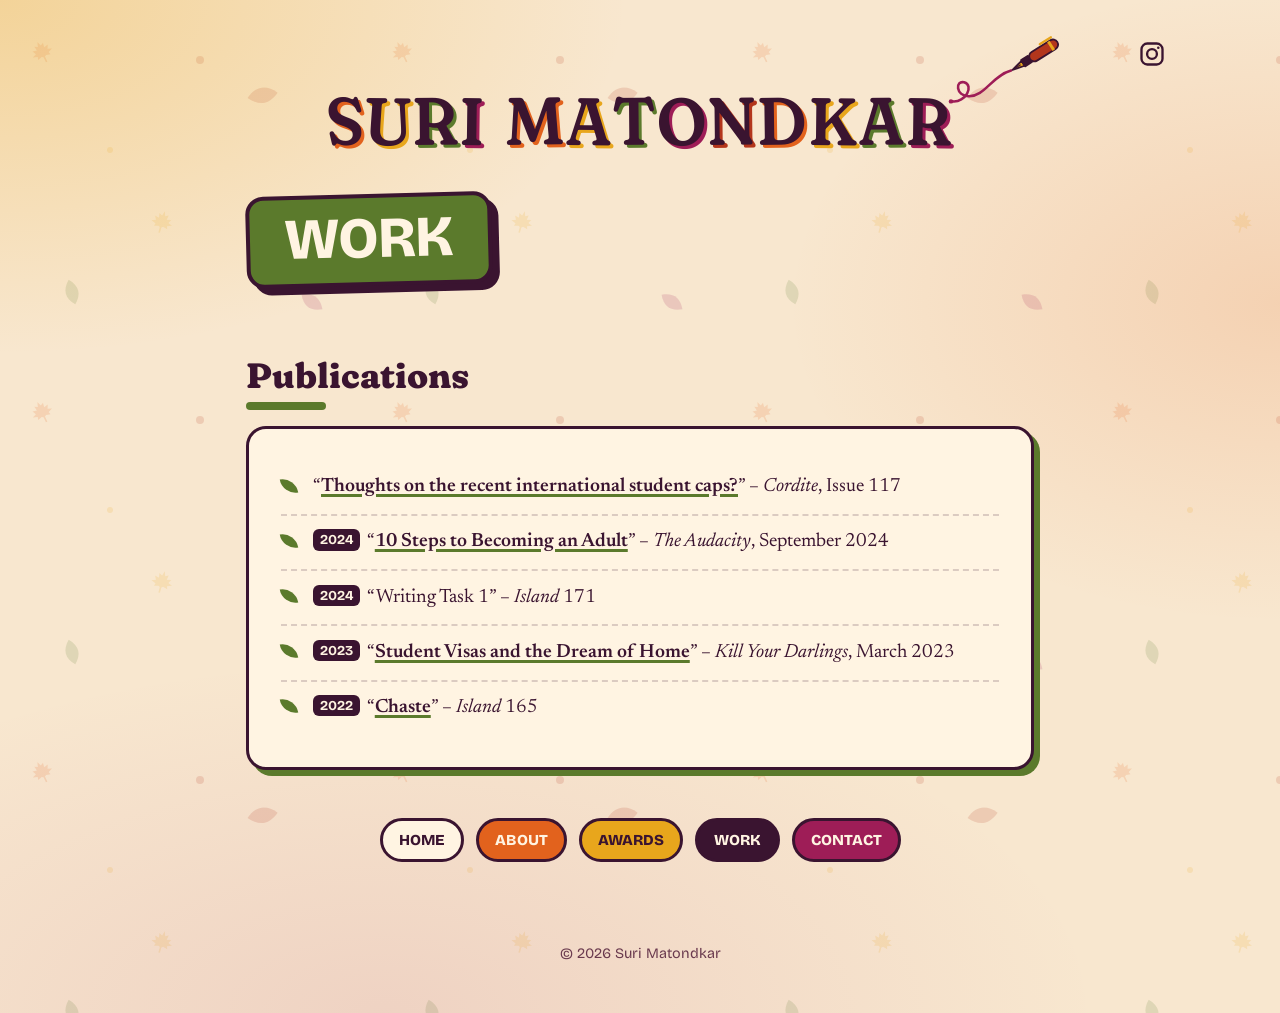
<file: interests/index.html>
<!doctype html>
<html lang="en">
<head>
  <meta charset="utf-8">
  <title>Redirecting…</title>
  <meta name="robots" content="noindex">
  <link rel="canonical" href="https://surimatondkar.com/work/">
  <meta http-equiv="refresh" content="0; url=/work/">
  <script>location.replace("/work/");</script>
</head>
<body><p>This page has moved to <a href="/work/">https://surimatondkar.com/work/</a>.</p></body>
</html>
</file>
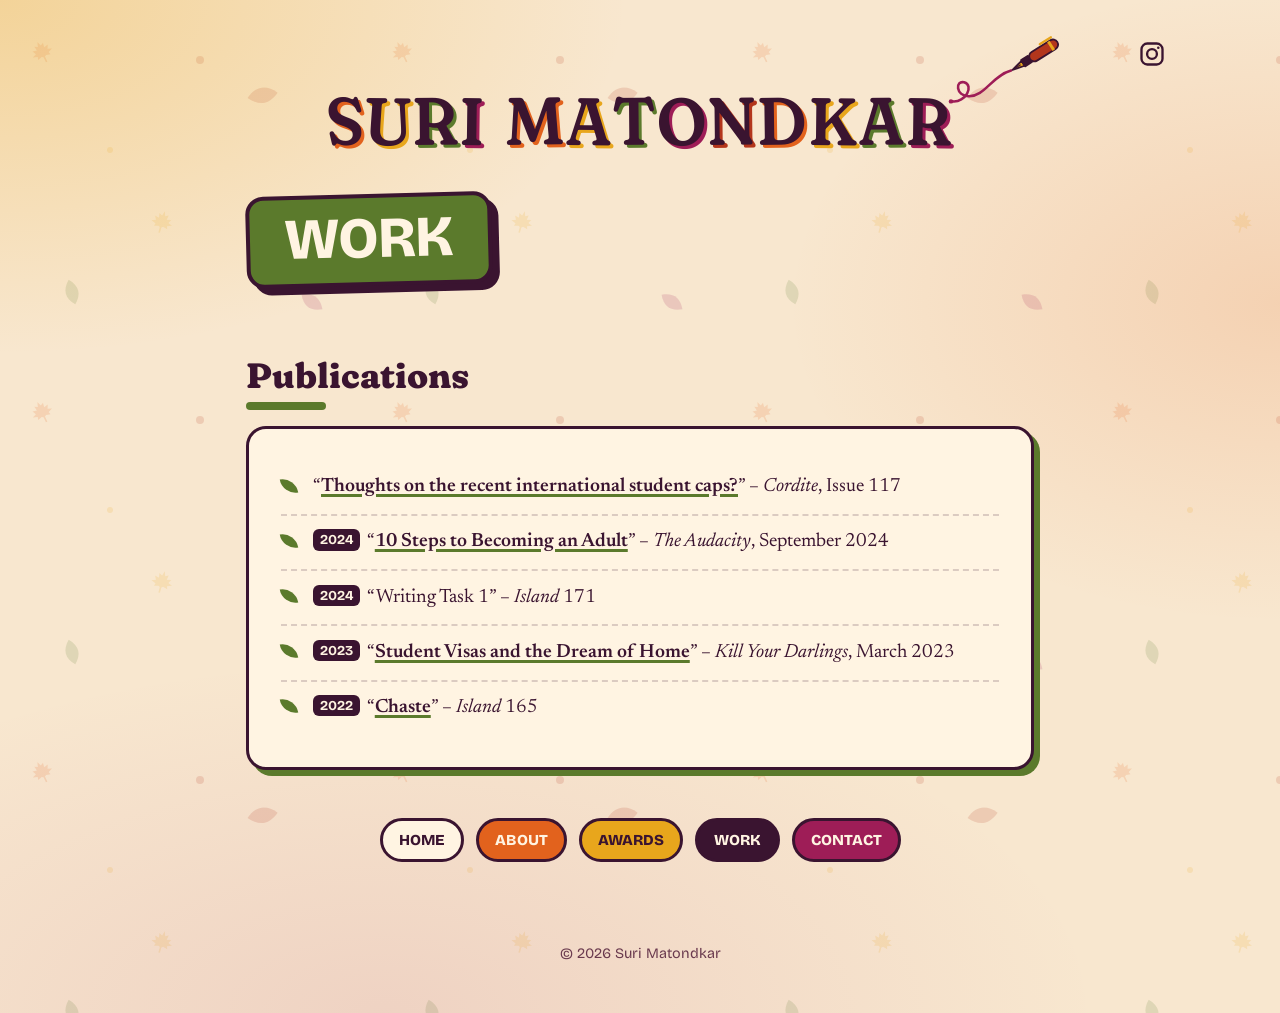
<file: work/index.html>
<!doctype html>
<html lang="en">
<head>
  <meta charset="utf-8">
  <meta name="viewport" content="width=device-width, initial-scale=1">
  <title>Work · Suri Matondkar</title>
  <meta name="description" content="Suri Matondkar’s published writing.">
  <link rel="canonical" href="https://surimatondkar.com/work/">
  <meta property="og:type" content="website">
  <meta property="og:site_name" content="Suri Matondkar">
  <meta property="og:title" content="Work · Suri Matondkar">
  <meta property="og:description" content="Suri Matondkar’s published writing.">
  <meta property="og:url" content="https://surimatondkar.com/work/">
  <meta property="og:image" content="https://surimatondkar.com/images/share.jpg">
  <meta property="og:image:width" content="1200">
  <meta property="og:image:height" content="630">
  <meta property="og:image:alt" content="Suri Matondkar peeking over a black book with sticky notes in her magenta hair">
  <meta name="twitter:card" content="summary_large_image">
  <meta name="twitter:image" content="https://surimatondkar.com/images/share.jpg">
  <link rel="icon" href="/favicon.svg" type="image/svg+xml">
  <link rel="icon" href="/favicon-192.png" type="image/png" sizes="192x192">
  <link rel="shortcut icon" href="/favicon.ico">
  <link rel="apple-touch-icon" href="/apple-touch-icon.png">
  <link rel="preconnect" href="https://fonts.googleapis.com">
  <link rel="preconnect" href="https://fonts.gstatic.com" crossorigin>
  <link href="https://fonts.googleapis.com/css2?family=Bricolage+Grotesque:opsz,wght@12..96,700;12..96,800&family=Fraunces:opsz,wght,SOFT,WONK@9..144,500..900,100,1&family=Newsreader:ital,opsz,wght@0,6..72,400;0,6..72,600;1,6..72,400&display=swap" rel="stylesheet">
  <link rel="stylesheet" href="/styles.css">
</head>
<body>
  <a class="skip" href="#main">Skip to content</a>
  <header class="site-header compact">
    <div class="wrap">
      <div class="header-top">
        <nav class="social" aria-label="Social">
          <a href="https://www.instagram.com/suri.notsiri/" target="_blank" rel="noopener" aria-label="Instagram"><svg viewBox="0 0 24 24" aria-hidden="true" fill="none" stroke="currentColor" stroke-width="2"><rect x="3" y="3" width="18" height="18" rx="5"/><circle cx="12" cy="12" r="4.2"/><circle cx="17.4" cy="6.6" r="1.1" fill="currentColor" stroke="none"/></svg></a>
        </nav>
      </div>
      <a class="logo" href="/" aria-label="Suri Matondkar – home">
        <span class="doodle d-a d-fox"><svg viewBox="0 0 64 60" aria-hidden="true"><g stroke="#3a1430" stroke-width="2.5" stroke-linejoin="round"><path fill="#e2621d" d="M8 3 23 17 9 25z"/><path fill="#e2621d" d="M56 3 41 17 55 25z"/><path fill="#e2621d" d="M5 22 20 15h24l15 7-9 18-18 16-18-16z"/><path fill="#fff4e2" d="M5 22 20 34 32 56 14 40z"/><path fill="#fff4e2" d="M59 22 44 34 32 56 50 40z"/></g><path d="M19 30q4 3.5 8 0M37 30q4 3.5 8 0" fill="none" stroke="#3a1430" stroke-width="2.5" stroke-linecap="round"/><circle cx="32" cy="52" r="3" fill="#3a1430"/></svg></span>
        <span class="doodle d-b"><svg viewBox="0 0 24 24" aria-hidden="true"><path fill="currentColor" d="M3 21C3 9 9 3 21 3c0 12-6 18-18 18z"/><path d="M3 21 15 9" stroke="#3a1430" stroke-opacity=".35" stroke-width="1.5"/></svg></span>
        <span class="doodle d-c"><svg viewBox="0 0 24 24" aria-hidden="true"><path fill="currentColor" d="M12 1l1.6 4.6 3.2-1.6-.8 4.6 4.4-1-2 3.8 4.2 1.6-4.6 1.8.8 2.8-4.4-1.2-1.6 1V23h-1.6v-5.6l-1.6-1-4.4 1.2.8-2.8-4.6-1.8 4.2-1.6-2-3.8 4.4 1-.8-4.6 3.2 1.6z"/></svg></span>
        <span class="doodle d-pen"><svg viewBox="0 0 150 80" aria-hidden="true"><path d="M6 66c18 2 30-22 16-26-12-3-12 18 6 19 22 1 32-28 58-35" fill="none" stroke="#9e1d57" stroke-width="3.5" stroke-linecap="round"/><circle cx="4" cy="66" r="3" fill="#9e1d57"/><g transform="translate(88 23) rotate(-32)" stroke="#3a1430" stroke-width="2.5" stroke-linejoin="round"><path fill="#e8a61c" d="M17-4 0 0l17 4z"/><path d="M4 0h9" stroke-width="1.5"/><path fill="#3a1430" d="M17-5h11v10H17z"/><rect fill="#b3361c" x="28" y="-7" width="44" height="14" rx="7"/><rect fill="#e8a61c" x="60" y="-7" width="4" height="14" stroke-width="0"/><path fill="none" stroke="#e8a61c" stroke-width="3" stroke-linecap="round" d="M50 -10h18"/></g></svg></span>
        <span class="doodle d-book"><svg viewBox="0 0 64 44" aria-hidden="true"><g stroke="#3a1430" stroke-width="2.5" stroke-linejoin="round"><path fill="#fff4e2" d="M32 12C24 5 12 5 4 8v28c8-3 20-3 28 4z"/><path fill="#fff4e2" d="M32 12c8-7 20-7 28-4v28c-8-3-20-3-28 4z"/></g><path d="M10 16c6-2 12-1 17 1M10 22c6-2 12-1 17 1M10 28c6-2 12-1 17 1M38 17c5-2 11-2 16-1M38 23c5-2 11-2 16-1" stroke="#3a1430" stroke-opacity=".4" stroke-width="2" fill="none" stroke-linecap="round"/><path transform="translate(38 20) rotate(20 8 8) scale(.7)" fill="#e2621d" stroke="#3a1430" stroke-width="2" d="M3 21C3 9 9 3 21 3c0 12-6 18-18 18z"/></svg></span>
        <p class="logo-name" aria-hidden="true"><span class="logo-word"><span class="l">S</span><span class="l">U</span><span class="l">R</span><span class="l">I</span></span><span class="logo-word"><span class="l">M</span><span class="l">A</span><span class="l">T</span><span class="l">O</span><span class="l">N</span><span class="l">D</span><span class="l">K</span><span class="l">A</span><span class="l">R</span></span></p>
        
      </a>
    </div>
  </header>
  <main id="main" class="wrap page" style="--accent: var(--moss)">
    <h1 class="page-title">Work</h1>
    <h2 id="publications">Publications</h2>
    <div class="card">
      <ul class="list">
          <li>“<a href='https://cordite.org.au/poetry/notheme14/thoughts-on-the-recent-international-student-caps/' target='_blank' rel='noopener'>Thoughts on the recent international student caps?</a>” – <em>Cordite</em>, Issue 117</li>
          <li><span class="year">2024</span>“<a href='https://audacity.substack.com/p/10-steps-to-becoming-an-adult' target='_blank' rel='noopener'>10 Steps to Becoming an Adult</a>” – <em>The Audacity</em>, September 2024</li>
          <li><span class="year">2024</span>“Writing Task 1” – <em>Island</em> 171</li>
          <li><span class="year">2023</span>“<a href='https://www.killyourdarlings.com.au/article/student-visas-and-the-dream-of-home/' target='_blank' rel='noopener'>Student Visas and the Dream of Home</a>” – <em>Kill Your Darlings</em>, March 2023</li>
          <li><span class="year">2022</span>“<a href='https://islandmag.com/read/chaste-by-suri-matondkar' target='_blank' rel='noopener'>Chaste</a>” – <em>Island</em> 165</li>
      </ul>
    </div>
      <nav aria-label="Pages">
      <ul class="mini-nav">
        <li><a class="n-home" href="/">Home</a></li>
        <li><a class="n-about" href="/about/">About</a></li>
        <li><a class="n-awards" href="/awards/">Awards</a></li>
        <li><a class="n-work" href="/work/" aria-current="page">Work</a></li>
        <li><a class="n-contact" href="/contact/">Contact</a></li>
      </ul>
      </nav>
  </main>
  <footer class="site-footer">
    <div class="wrap">© <span id="yr">2026</span> Suri Matondkar</div>
  </footer>
  <script>document.getElementById("yr").textContent = new Date().getFullYear();</script>
</body>
</html>
</file>
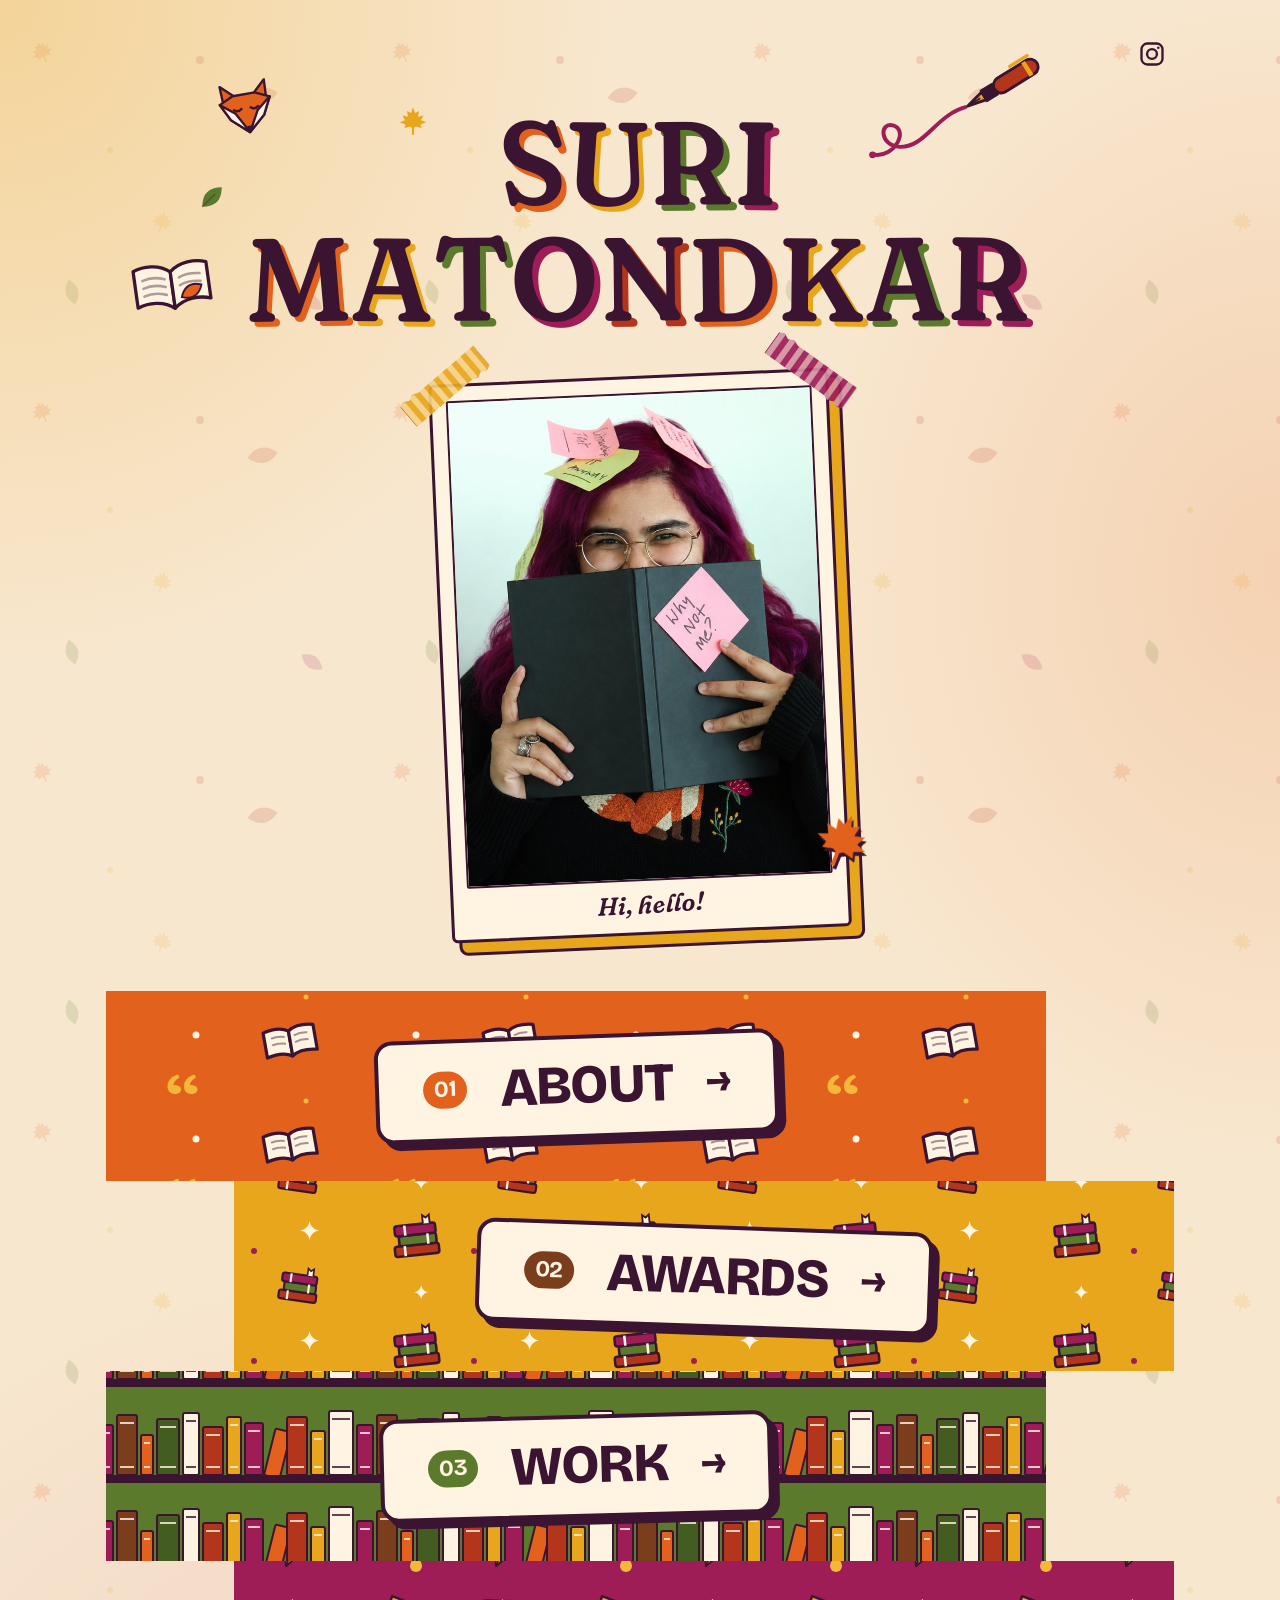
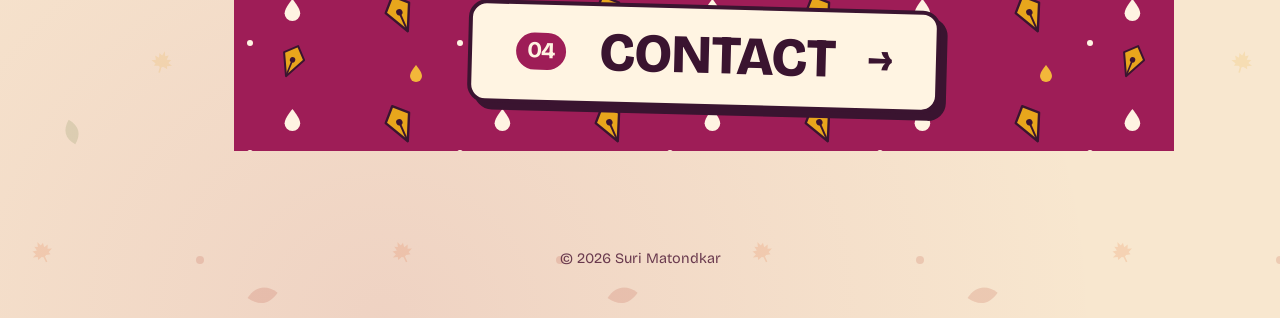
<file: 2024/06/10/hello-world/index.html>
<!doctype html>
<html lang="en">
<head>
  <meta charset="utf-8">
  <title>Redirecting…</title>
  <meta name="robots" content="noindex">
  <link rel="canonical" href="https://surimatondkar.com/">
  <meta http-equiv="refresh" content="0; url=/">
  <script>location.replace("/");</script>
</head>
<body><p>This page has moved to <a href="/">https://surimatondkar.com/</a>.</p></body>
</html>
</file>
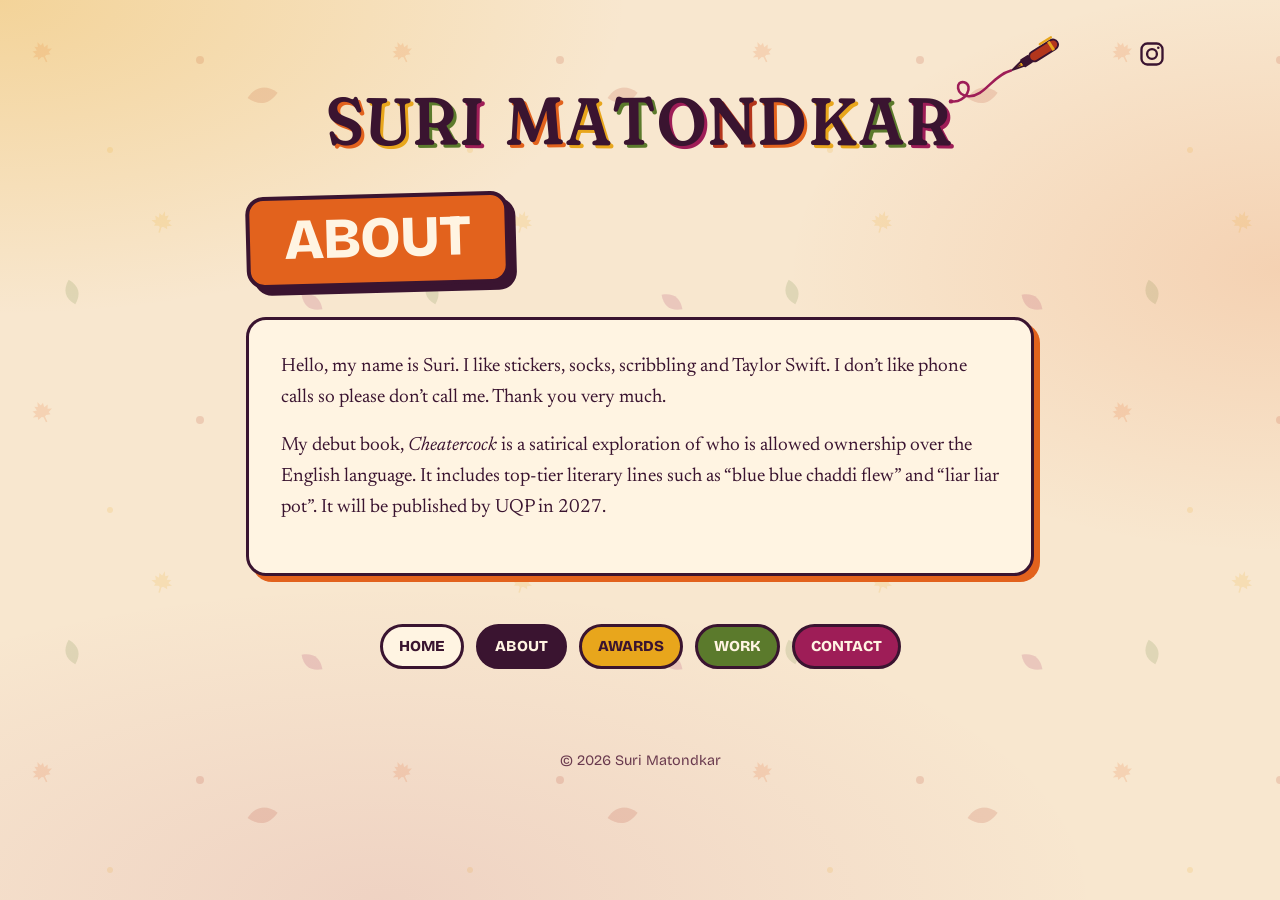
<file: about.html>
<!doctype html>
<html lang="en">
<head>
  <meta charset="utf-8">
  <title>Redirecting…</title>
  <meta name="robots" content="noindex">
  <link rel="canonical" href="https://surimatondkar.com/about/">
  <meta http-equiv="refresh" content="0; url=/about/">
  <script>location.replace("/about/");</script>
</head>
<body><p>This page has moved to <a href="/about/">https://surimatondkar.com/about/</a>.</p></body>
</html>
</file>
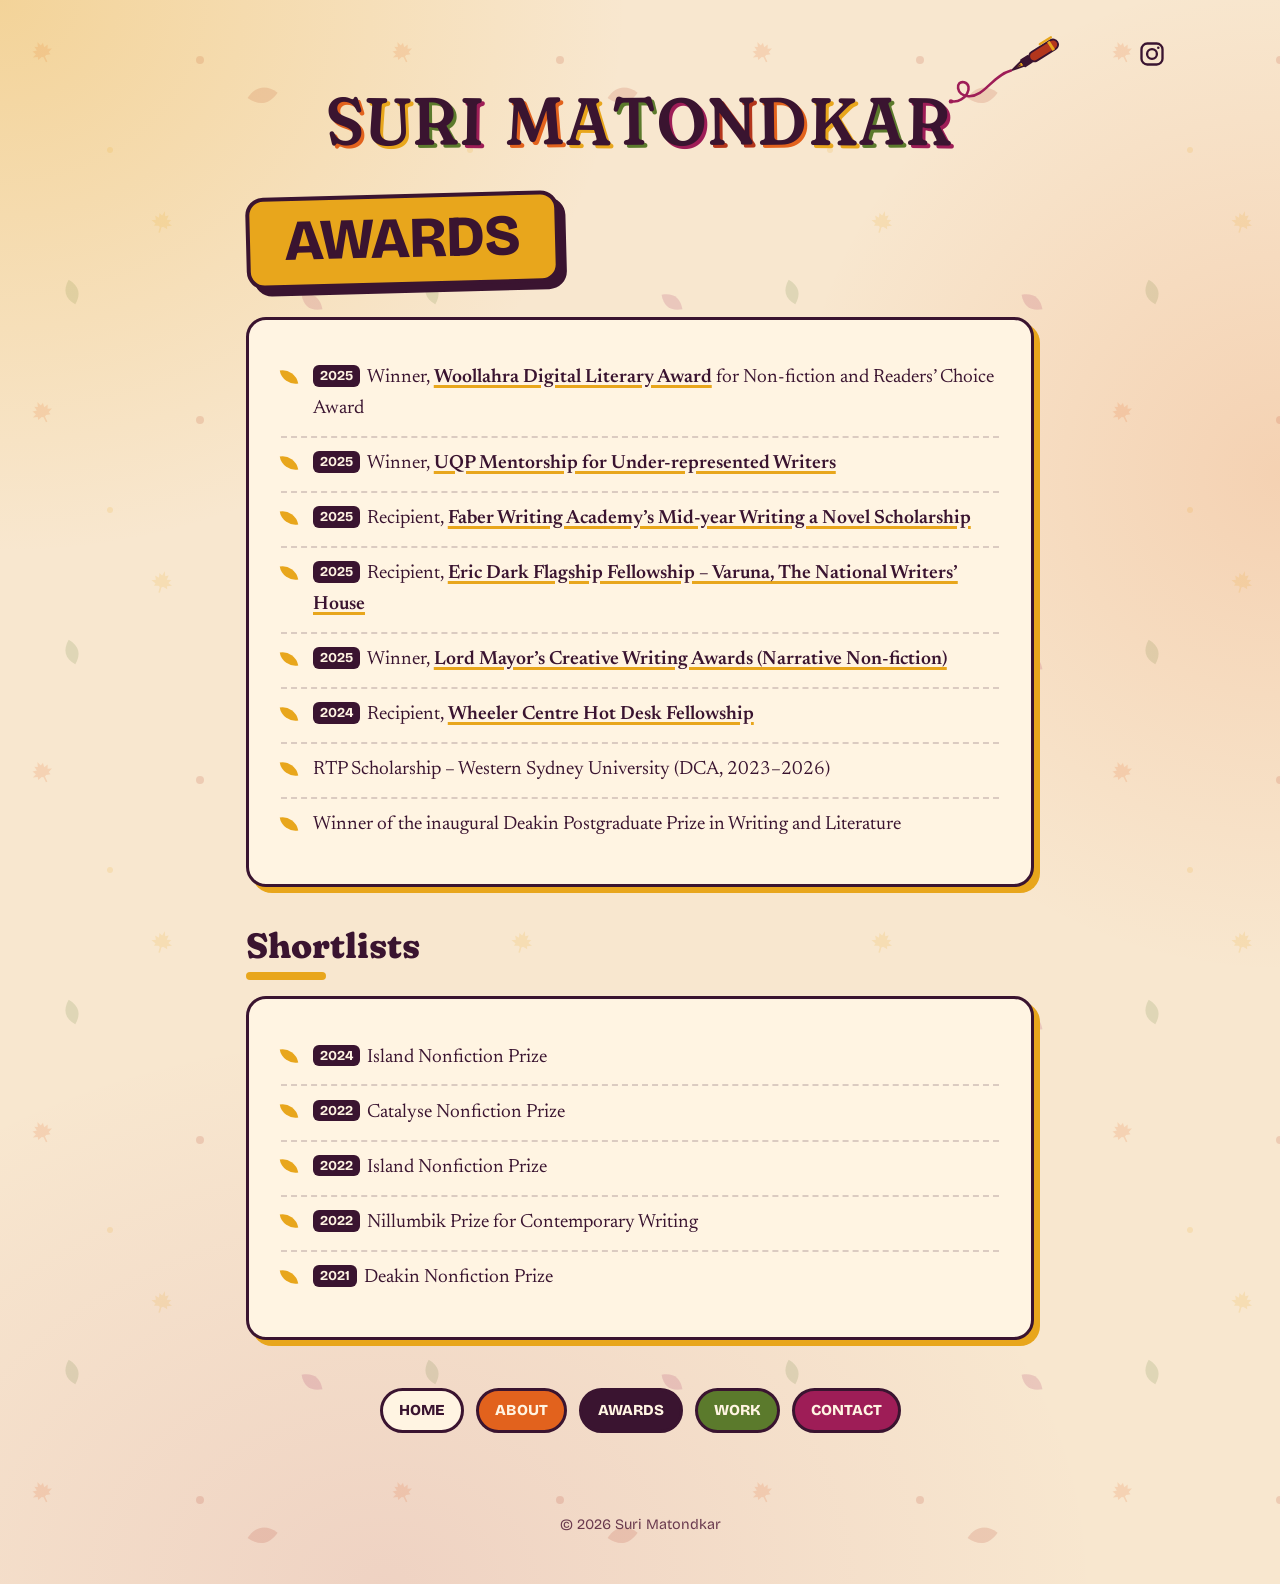
<file: awards.html>
<!doctype html>
<html lang="en">
<head>
  <meta charset="utf-8">
  <title>Redirecting…</title>
  <meta name="robots" content="noindex">
  <link rel="canonical" href="https://surimatondkar.com/awards/">
  <meta http-equiv="refresh" content="0; url=/awards/">
  <script>location.replace("/awards/");</script>
</head>
<body><p>This page has moved to <a href="/awards/">https://surimatondkar.com/awards/</a>.</p></body>
</html>
</file>
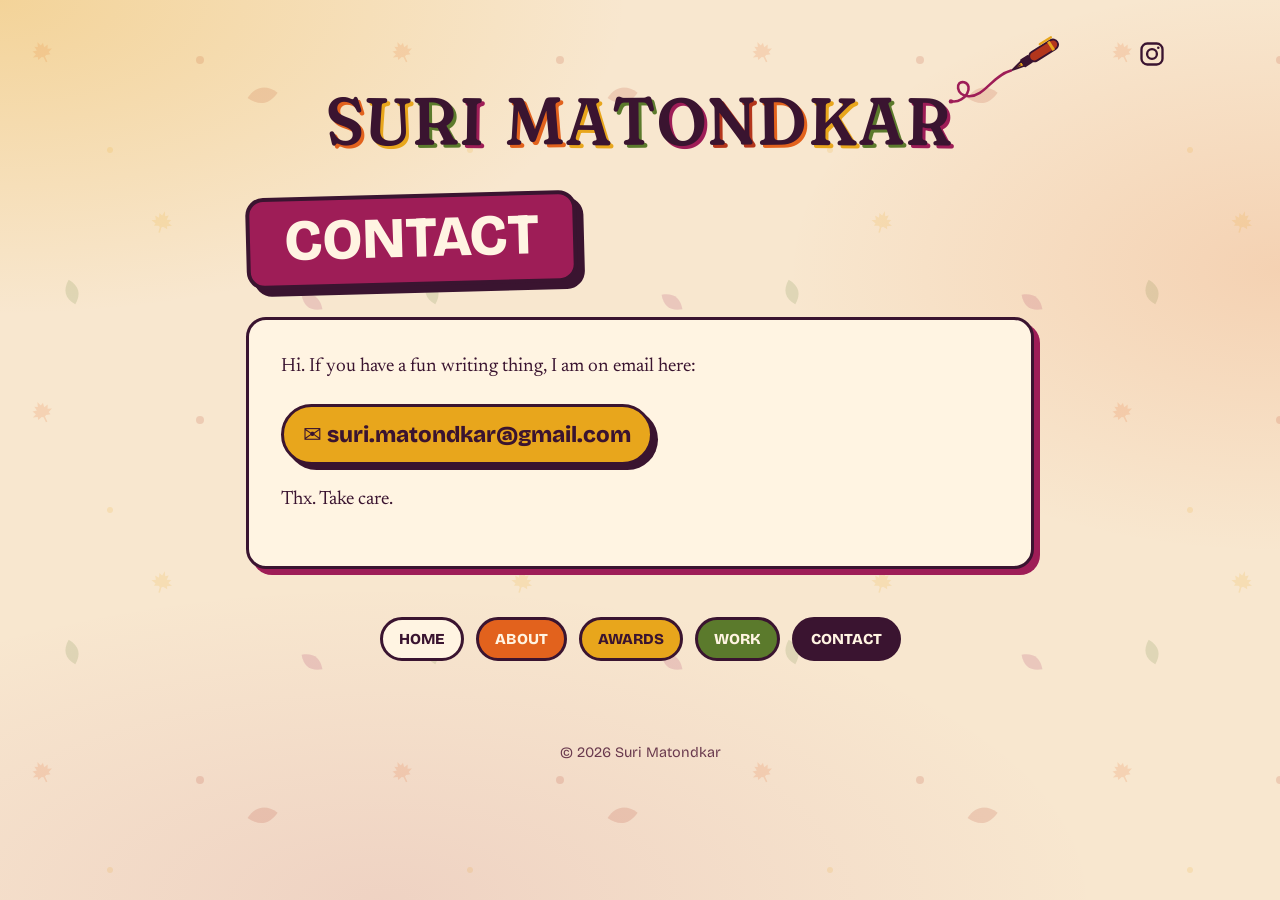
<file: contact.html>
<!doctype html>
<html lang="en">
<head>
  <meta charset="utf-8">
  <title>Redirecting…</title>
  <meta name="robots" content="noindex">
  <link rel="canonical" href="https://surimatondkar.com/contact/">
  <meta http-equiv="refresh" content="0; url=/contact/">
  <script>location.replace("/contact/");</script>
</head>
<body><p>This page has moved to <a href="/contact/">https://surimatondkar.com/contact/</a>.</p></body>
</html>
</file>
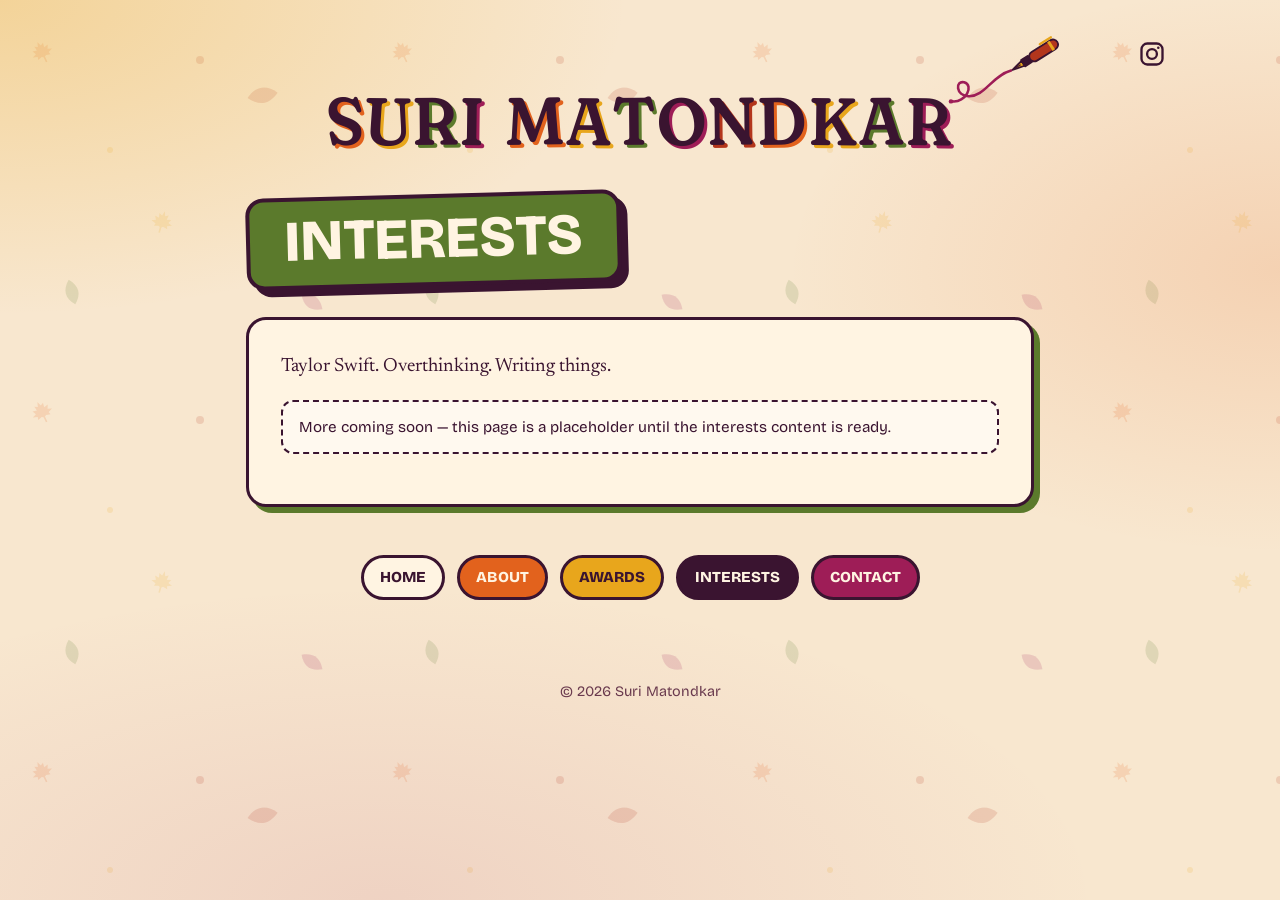
<file: interests.html>
<!doctype html>
<html lang="en">
<head>
  <meta charset="utf-8">
  <meta name="viewport" content="width=device-width, initial-scale=1">
  <title>Interests · Suri Matondkar</title>
  <meta name="description" content="Things Suri Matondkar is into.">
  <link rel="icon" href="favicon.svg" type="image/svg+xml">
  <link rel="preconnect" href="https://fonts.googleapis.com">
  <link rel="preconnect" href="https://fonts.gstatic.com" crossorigin>
  <link href="https://fonts.googleapis.com/css2?family=Bricolage+Grotesque:opsz,wght@12..96,700;12..96,800&family=Fraunces:opsz,wght,SOFT,WONK@9..144,500..900,100,1&family=Newsreader:ital,opsz,wght@0,6..72,400;0,6..72,600;1,6..72,400&display=swap" rel="stylesheet">
  <link rel="stylesheet" href="styles.css">
</head>
<body>
  <a class="skip" href="#main">Skip to content</a>
  <header class="site-header compact">
    <div class="wrap">
      <div class="header-top">
        <nav class="social" aria-label="Social">
          <a href="https://www.instagram.com/" target="_blank" rel="noopener" aria-label="Instagram"><svg viewBox="0 0 24 24" aria-hidden="true" fill="none" stroke="currentColor" stroke-width="2"><rect x="3" y="3" width="18" height="18" rx="5"/><circle cx="12" cy="12" r="4.2"/><circle cx="17.4" cy="6.6" r="1.1" fill="currentColor" stroke="none"/></svg></a>
        </nav>
      </div>
      <a class="logo" href="index.html" aria-label="Suri Matondkar — home">
        <span class="doodle d-a d-fox"><svg viewBox="0 0 64 60" aria-hidden="true"><g stroke="#3a1430" stroke-width="2.5" stroke-linejoin="round"><path fill="#e2621d" d="M8 3 23 17 9 25z"/><path fill="#e2621d" d="M56 3 41 17 55 25z"/><path fill="#e2621d" d="M5 22 20 15h24l15 7-9 18-18 16-18-16z"/><path fill="#fff4e2" d="M5 22 20 34 32 56 14 40z"/><path fill="#fff4e2" d="M59 22 44 34 32 56 50 40z"/></g><path d="M19 30q4 3.5 8 0M37 30q4 3.5 8 0" fill="none" stroke="#3a1430" stroke-width="2.5" stroke-linecap="round"/><circle cx="32" cy="52" r="3" fill="#3a1430"/></svg></span>
        <span class="doodle d-b"><svg viewBox="0 0 24 24" aria-hidden="true"><path fill="currentColor" d="M3 21C3 9 9 3 21 3c0 12-6 18-18 18z"/><path d="M3 21 15 9" stroke="#3a1430" stroke-opacity=".35" stroke-width="1.5"/></svg></span>
        <span class="doodle d-c"><svg viewBox="0 0 24 24" aria-hidden="true"><path fill="currentColor" d="M12 1l1.6 4.6 3.2-1.6-.8 4.6 4.4-1-2 3.8 4.2 1.6-4.6 1.8.8 2.8-4.4-1.2-1.6 1V23h-1.6v-5.6l-1.6-1-4.4 1.2.8-2.8-4.6-1.8 4.2-1.6-2-3.8 4.4 1-.8-4.6 3.2 1.6z"/></svg></span>
        <span class="doodle d-pen"><svg viewBox="0 0 150 80" aria-hidden="true"><path d="M6 66c18 2 30-22 16-26-12-3-12 18 6 19 22 1 32-28 58-35" fill="none" stroke="#9e1d57" stroke-width="3.5" stroke-linecap="round"/><circle cx="4" cy="66" r="3" fill="#9e1d57"/><g transform="translate(88 23) rotate(-32)" stroke="#3a1430" stroke-width="2.5" stroke-linejoin="round"><path fill="#e8a61c" d="M17-4 0 0l17 4z"/><path d="M4 0h9" stroke-width="1.5"/><path fill="#3a1430" d="M17-5h11v10H17z"/><rect fill="#b3361c" x="28" y="-7" width="44" height="14" rx="7"/><rect fill="#e8a61c" x="60" y="-7" width="4" height="14" stroke-width="0"/><path fill="none" stroke="#e8a61c" stroke-width="3" stroke-linecap="round" d="M50 -10h18"/></g></svg></span>
        <span class="doodle d-book"><svg viewBox="0 0 64 44" aria-hidden="true"><g stroke="#3a1430" stroke-width="2.5" stroke-linejoin="round"><path fill="#fff4e2" d="M32 12C24 5 12 5 4 8v28c8-3 20-3 28 4z"/><path fill="#fff4e2" d="M32 12c8-7 20-7 28-4v28c-8-3-20-3-28 4z"/></g><path d="M10 16c6-2 12-1 17 1M10 22c6-2 12-1 17 1M10 28c6-2 12-1 17 1M38 17c5-2 11-2 16-1M38 23c5-2 11-2 16-1" stroke="#3a1430" stroke-opacity=".4" stroke-width="2" fill="none" stroke-linecap="round"/><path transform="translate(38 20) rotate(20 8 8) scale(.7)" fill="#e2621d" stroke="#3a1430" stroke-width="2" d="M3 21C3 9 9 3 21 3c0 12-6 18-18 18z"/></svg></span>
        <p class="logo-name" aria-hidden="true"><span class="logo-word"><span class="l">S</span><span class="l">U</span><span class="l">R</span><span class="l">I</span></span><span class="logo-word"><span class="l">M</span><span class="l">A</span><span class="l">T</span><span class="l">O</span><span class="l">N</span><span class="l">D</span><span class="l">K</span><span class="l">A</span><span class="l">R</span></span></p>
        
      </a>
    </div>
  </header>
  <main id="main" class="wrap page" style="--accent: var(--moss)">
    <h1 class="page-title">Interests</h1>
    <div class="card">
      <p>Taylor Swift. Overthinking. Writing things.</p>
      <p class="note">More coming soon — this page is a placeholder until the interests content is ready.</p>
    </div>
      <nav aria-label="Pages">
      <ul class="mini-nav">
        <li><a class="n-home" href="index.html">Home</a></li>
        <li><a class="n-about" href="about.html">About</a></li>
        <li><a class="n-awards" href="awards.html">Awards</a></li>
        <li><a class="n-interests" href="interests.html" aria-current="page">Interests</a></li>
        <li><a class="n-contact" href="contact.html">Contact</a></li>
      </ul>
      </nav>
  </main>
  <footer class="site-footer">
    <div class="wrap">© <span id="yr">2026</span> Suri Matondkar</div>
  </footer>
  <script>document.getElementById("yr").textContent = new Date().getFullYear();</script>
</body>
</html>
</file>
<file: styles.css>
/* Suri Matondkar — site styles
   Autumn palette pulled from the portrait: fox orange, mustard flowers,
   moss stems, berry hair, on warm oat paper with aubergine ink. */

:root {
  --bg: #f8e7cf;          /* warm oat paper */
  --ink: #3a1430;         /* aubergine ink */
  --ink-soft: #6a3a4e;
  --pumpkin: #e2621d;     /* the fox */
  --mustard: #e8a61c;     /* the little yellow flowers */
  --rust: #b3361c;
  --berry: #9e1d57;       /* the hair */
  --moss: #5b7a2c;        /* the stems */
  --chestnut: #7a3e1d;
  --cream: #fff4e2;

  --font-display: "Fraunces", Georgia, serif;
  --font-label: "Bricolage Grotesque", system-ui, sans-serif;
  --font-body: "Newsreader", Georgia, serif;

  --wrap: 1100px;
}

* { box-sizing: border-box; }

html { -webkit-text-size-adjust: 100%; }

::selection { background: var(--mustard); color: var(--ink); }

body {
  margin: 0;
  min-height: 100vh;
  background-color: var(--bg);
  /* golden-hour light + faint scattered leaves */
  background-image:
    radial-gradient(ellipse 70% 50% at 0% 0%, rgba(232, 166, 28, .30), transparent 70%),
    radial-gradient(ellipse 55% 45% at 100% 30%, rgba(226, 98, 29, .16), transparent 70%),
    radial-gradient(ellipse 80% 50% at 30% 100%, rgba(158, 29, 87, .10), transparent 70%),
    url("data:image/svg+xml,%3Csvg xmlns='http://www.w3.org/2000/svg' width='360' height='360' viewBox='0 0 360 360'%3E%3Cg opacity='.16'%3E%3Cpath transform='translate(30 40) rotate(-25 12 12)' fill='%23e2621d' d='M12 1l1.6 4.6 3.2-1.6-.8 4.6 4.4-1-2 3.8 4.2 1.6-4.6 1.8.8 2.8-4.4-1.2-1.6 1V23h-1.6v-5.6l-1.6-1-4.4 1.2.8-2.8-4.6-1.8 4.2-1.6-2-3.8 4.4 1-.8-4.6 3.2 1.6z'/%3E%3Cpath transform='translate(250 80) rotate(35 12 12) scale(1.2)' fill='%23b3361c' d='M3 21C3 9 9 3 21 3c0 12-6 18-18 18z'/%3E%3Cpath transform='translate(150 210) rotate(15 12 12)' fill='%23e8a61c' d='M12 1l1.6 4.6 3.2-1.6-.8 4.6 4.4-1-2 3.8 4.2 1.6-4.6 1.8.8 2.8-4.4-1.2-1.6 1V23h-1.6v-5.6l-1.6-1-4.4 1.2.8-2.8-4.6-1.8 4.2-1.6-2-3.8 4.4 1-.8-4.6 3.2 1.6z'/%3E%3Cpath transform='translate(60 280) rotate(-60 12 12)' fill='%235b7a2c' d='M3 21C3 9 9 3 21 3c0 12-6 18-18 18z'/%3E%3Cpath transform='translate(300 290) rotate(80 12 12)' fill='%239e1d57' d='M3 21C3 9 9 3 21 3c0 12-6 18-18 18z'/%3E%3Ccircle cx='200' cy='60' r='4' fill='%23b3361c'/%3E%3Ccircle cx='110' cy='150' r='3' fill='%23e8a61c'/%3E%3C/g%3E%3C/svg%3E");
  background-size: 100% 100%, 100% 100%, 100% 100%, 360px 360px;
  color: var(--ink);
  font-family: var(--font-body);
  font-size: 1.2rem;
  line-height: 1.6;
}

a { color: inherit; }

img { max-width: 100%; height: auto; display: block; }

.wrap {
  width: 100%;
  max-width: var(--wrap);
  margin: 0 auto;
  padding: 0 16px;
}

.skip {
  position: absolute; left: -999px; top: 0;
  background: var(--ink); color: var(--cream); padding: .5rem 1rem; z-index: 10;
}
.skip:focus { left: 1rem; }

/* ---------- Header ---------- */

.site-header {
  position: relative;
  padding: 2rem 0 1rem;
}

.header-top {
  display: flex;
  justify-content: flex-end;
}

.social a {
  display: inline-flex;
  width: 44px; height: 44px;
  align-items: center; justify-content: center;
  border-radius: 50%;
  color: var(--ink);
  transition: transform .2s ease, color .2s ease;
}
.social a:hover, .social a:focus-visible { color: var(--pumpkin); transform: rotate(-10deg) scale(1.1); }
.social svg { width: 28px; height: 28px; }

/* ---------- Logo ---------- */

.logo {
  position: relative;
  display: block;
  width: fit-content;
  max-width: 100%;
  margin: 0 auto;
  padding: 1.5rem 2.5rem .25rem;
  text-decoration: none;
  text-align: center;
}

.logo-name {
  margin: 0;
  font-family: var(--font-display);
  font-weight: 600;
  font-variation-settings: "SOFT" 100, "WONK" 1, "opsz" 144;
  font-size: clamp(2.8rem, 11vw, 7.4rem);
  line-height: .98;
  letter-spacing: .03em;
  color: var(--ink);
  display: flex;
  flex-direction: column;
  align-items: center;
}

.logo-word { display: inline-flex; white-space: nowrap; }

.logo-name .l {
  display: inline-block;
  transform: rotate(var(--r, 0deg));
  text-shadow: .045em .045em 0 var(--c, var(--pumpkin));
  transition: transform .25s cubic-bezier(.3, 1.6, .5, 1);
}
.logo:hover .l { transform: translateY(-.03em) rotate(calc(var(--r, 0deg) * -1)); }

/* per-letter colour + the faintest tilt; the baseline stays level */
.l:nth-child(5n+1) { --c: var(--pumpkin); --r: -.8deg; }
.l:nth-child(5n+2) { --c: var(--mustard); --r: .6deg; }
.l:nth-child(5n+3) { --c: var(--moss);    --r: -.5deg; }
.l:nth-child(5n+4) { --c: var(--berry);   --r: .8deg; }
.l:nth-child(5n+5) { --c: var(--rust);    --r: -.6deg; }


.logo-tag {
  display: inline-block;
  margin-top: 1rem;
  padding: .2rem .9rem;
  font-family: var(--font-label);
  font-weight: 700;
  font-size: clamp(.8rem, 2.4vw, 1rem);
  letter-spacing: .14em;
  text-transform: uppercase;
  color: var(--cream);
  background: var(--ink);
  border-radius: 999px;
  transform: rotate(-2deg);
}

/* doodles around the name */
.doodle {
  position: absolute;
  pointer-events: none;
}
.doodle svg { display: block; width: 100%; height: 100%; overflow: visible; }
.d-a    { width: 44px; top: 4%;  left: 2%;  color: var(--pumpkin); animation: sway 4.2s ease-in-out infinite; }
.d-b    { width: 26px; top: 40%; left: -1%; color: var(--moss);    animation: sway 3.4s ease-in-out infinite .6s; }
.d-c    { width: 30px; top: 10%; left: 22%; color: var(--mustard); animation: sway 4.6s ease-in-out infinite .3s; }
.d-fox  { width: 60px; top: 0; left: 1%; animation: none; transform: rotate(-10deg); }
.d-pen  { width: 170px; top: 0; right: 4%; }
.d-book { width: 84px; bottom: 10%; left: -9%; transform: rotate(-8deg); }

@keyframes sway {
  0%, 100% { transform: rotate(-10deg) translateY(0); }
  50% { transform: rotate(10deg) translateY(5px); }
}

@media (prefers-reduced-motion: reduce) {
  *, *::before, *::after { animation: none !important; transition: none !important; }
}

/* compact logo on inner pages */
.site-header.compact { padding-bottom: 0; }
.site-header.compact .logo { padding: .5rem 1.5rem 1rem; }
.site-header.compact .logo-name { font-size: clamp(2.2rem, 7vw, 4.2rem); flex-direction: row; flex-wrap: wrap; justify-content: center; column-gap: .3em; }
.site-header.compact .d-pen { width: 110px; top: -30%; right: -12%; }
.site-header.compact .d-a,
.site-header.compact .d-b,
.site-header.compact .d-c,
.site-header.compact .d-book { display: none; }

/* ---------- Home intro ---------- */

.intro {
  display: grid;
  grid-template-columns: minmax(0, 400px);
  justify-content: center;
  gap: clamp(1.5rem, 5vw, 4rem);
  align-items: center;
  margin: 1.25rem auto 3.5rem;
}

.portrait {
  position: relative;
  margin: 0;
  justify-self: center;
  width: 100%;
  max-width: 400px;
  padding: 14px 14px 0;
  background: var(--cream);
  border: 3px solid var(--ink);
  border-radius: 6px;
  box-shadow: 10px 10px 0 var(--mustard), 10px 10px 0 3px var(--ink);
  transform: rotate(-2.5deg);
  transition: transform .35s cubic-bezier(.3, 1.5, .5, 1);
}
.portrait:hover { transform: rotate(0deg) scale(1.01); }
.portrait img {
  width: 100%;
  aspect-ratio: 3 / 4;
  object-fit: cover;
  border: 2px solid var(--ink);
  border-radius: 2px;
}
.portrait figcaption {
  padding: .55rem 0 .8rem;
  text-align: center;
  font-family: var(--font-display);
  font-style: italic;
  font-weight: 600;
  font-variation-settings: "SOFT" 100, "WONK" 1;
  font-size: 1.55rem;
  line-height: 1.2;
  color: var(--ink);
  transform: rotate(-1deg);
}
/* washi tape holding the photo up */
.tape {
  position: absolute;
  top: -16px;
  width: 96px; height: 30px;
  background:
    repeating-linear-gradient(90deg, rgba(255, 244, 226, .55) 0 6px, transparent 6px 12px),
    var(--tape, var(--pumpkin));
  opacity: .92;
  border: 1.5px solid rgba(58, 20, 48, .25);
  clip-path: polygon(0 8%, 6% 0, 12% 10%, 18% 0, 24% 8%, 100% 8%, 100% 92%, 94% 100%, 88% 90%, 82% 100%, 76% 92%, 0 92%);
}
.tape-l { left: -34px; --tape: var(--mustard); transform: rotate(-38deg); }
.tape-r { right: -34px; --tape: var(--berry); transform: rotate(38deg); }
.portrait .leaf-pin {
  position: absolute;
  right: -26px; bottom: 54px;
  width: 58px;
  color: var(--pumpkin);
  transform: rotate(24deg);
  filter: drop-shadow(3px 3px 0 var(--ink));
}
.portrait .leaf-pin svg { display: block; width: 100%; }

/* ---------- Horizontal bars ---------- */

.bars {
  list-style: none;
  margin: 0 auto 4rem;
  padding: 0;
  display: flex;
  flex-direction: column;
}

.bars li { width: 88%; }
.bars li:nth-child(odd)  { align-self: flex-start; }
.bars li:nth-child(even) { align-self: flex-end; }

.bar {
  position: relative;
  display: flex;
  align-items: center;
  justify-content: center;
  min-height: clamp(120px, 18vw, 190px);
  padding: 1.5rem;
  text-decoration: none;
  overflow: hidden;
  background-color: var(--bar-bg);
  transition: transform .3s cubic-bezier(.3, 1.4, .5, 1), filter .3s ease;
}
.bar::after {
  /* pattern layer drifts like leaves on the wind when hovered */
  content: "";
  position: absolute; inset: -80px;
  background: var(--pattern);
  background-size: var(--pattern-size, auto);
  transition: transform 1.2s ease;
}
.bar:hover::after, .bar:focus-visible::after { transform: translate(50px, 30px); }
.bar:hover, .bar:focus-visible { transform: scale(1.015) rotate(-.4deg); filter: saturate(1.1); }
.bars li:nth-child(even) .bar:hover,
.bars li:nth-child(even) .bar:focus-visible { transform: scale(1.015) rotate(.4deg); }
.bar:focus-visible { outline: 4px solid var(--ink); outline-offset: 4px; }

.bar-label {
  position: relative;
  z-index: 1;
  display: inline-flex;
  align-items: center;
  gap: .6em;
  padding: .35em .8em .4em;
  font-family: var(--font-label);
  font-weight: 800;
  font-size: clamp(1.6rem, 5.5vw, 3.4rem);
  line-height: 1;
  letter-spacing: -.01em;
  text-transform: uppercase;
  color: var(--ink);
  background: var(--cream);
  border: 4px solid var(--ink);
  border-radius: 18px;
  box-shadow: 7px 7px 0 var(--ink);
  transform: rotate(var(--tilt, -2deg));
  transition: transform .3s cubic-bezier(.3, 1.6, .5, 1), box-shadow .3s ease;
}
.bar:hover .bar-label, .bar:focus-visible .bar-label {
  transform: rotate(0deg) translate(-3px, -3px);
  box-shadow: 10px 10px 0 var(--ink);
}
.bar-num {
  font-size: .42em;
  font-weight: 700;
  padding: .3em .5em;
  border-radius: 999px;
  background: var(--num-bg, var(--ink));
  color: var(--cream);
}
.bar-arrow {
  font-size: .7em;
  transition: transform .3s ease;
}
.bar:hover .bar-arrow, .bar:focus-visible .bar-arrow { transform: translateX(6px); }

/* 01 About — open books and quotation marks */
.bar-about {
  --bar-bg: var(--pumpkin);
  --pattern: url("data:image/svg+xml,%3Csvg xmlns='http://www.w3.org/2000/svg' width='220' height='104' viewBox='0 0 220 104'%3E%3Cg transform='translate(14 14) rotate(-10) scale(2.3)' stroke='%233a1430' stroke-width='1.4' stroke-linejoin='round'%3E%3Cpath fill='%23fff4e2' d='M12 3C9 1 5 1 1 2v11c4-1 8-1 11 1z'/%3E%3Cpath fill='%23fff4e2' d='M12 3c3-2 7-2 11-1v11c-4-1-8-1-11 1z'/%3E%3Cpath fill='none' stroke-opacity='.45' stroke-width='.9' d='M4 5c2-.5 4-.4 6 .3M4 8c2-.5 4-.4 6 .3M14 5.3c2-.7 4-.8 6-.3M14 8.3c2-.7 4-.8 6-.3'/%3E%3C/g%3E%3Cg transform='translate(140 58) scale(1.5)' fill='%23f3b73a'%3E%3Cpath d='M6 14c-3 0-5-2-5-5 0-4 3-7 7-8l1 2c-2 1-4 3-4 5 3 0 5 1 5 3s-2 3-4 3z'/%3E%3Cpath d='M17 14c-3 0-5-2-5-5 0-4 3-7 7-8l1 2c-2 1-4 3-4 5 3 0 5 1 5 3s-2 3-4 3z'/%3E%3C/g%3E%3Ccircle cx='170' cy='20' r='3.5' fill='%23fff4e2'/%3E%3Ccircle cx='60' cy='86' r='2.5' fill='%23f3b73a'/%3E%3C/svg%3E");
  --pattern-size: 220px 104px;
  --num-bg: var(--pumpkin);
  --tilt: -2deg;
}

/* 02 Awards — little stacks of books with ribbon bookmarks */
.bar-awards {
  --bar-bg: var(--mustard);
  --pattern: url("data:image/svg+xml,%3Csvg xmlns='http://www.w3.org/2000/svg' width='220' height='110' viewBox='0 0 220 110'%3E%3Cg transform='translate(14 6) rotate(-6) scale(1.7)' stroke='%233a1430' stroke-width='1.5'%3E%3Crect x='2' y='18' width='26' height='6' rx='1.5' fill='%23b3361c'/%3E%3Crect x='5' y='12' width='22' height='6' rx='1.5' fill='%235b7a2c'/%3E%3Crect x='3' y='6' width='24' height='6' rx='1.5' fill='%239e1d57'/%3E%3Cpath d='M8 18v6M22 12v6M9 6v6' stroke='%23fff4e2' stroke-width='1.5'/%3E%3Cpath d='M20 6v-5l2 1.6 2-1.6v5' fill='%23fff4e2' stroke-width='1.1'/%3E%3C/g%3E%3Cg transform='translate(126 52) rotate(8) scale(1.45)' stroke='%233a1430' stroke-width='1.5'%3E%3Crect x='2' y='18' width='26' height='6' rx='1.5' fill='%23b3361c'/%3E%3Crect x='5' y='12' width='22' height='6' rx='1.5' fill='%235b7a2c'/%3E%3Crect x='3' y='6' width='24' height='6' rx='1.5' fill='%239e1d57'/%3E%3Cpath d='M8 18v6M22 12v6M9 6v6' stroke='%23fff4e2' stroke-width='1.5'/%3E%3Cpath d='M20 6v-5l2 1.6 2-1.6v5' fill='%23fff4e2' stroke-width='1.1'/%3E%3C/g%3E%3Cpath transform='translate(146 10) scale(1.2)' fill='%23fff4e2' d='M8 0c.5 4 3.5 7.5 8 8-4.5.5-7.5 4-8 8-.5-4-3.5-7.5-8-8 4.5-.5 7.5-4 8-8z'/%3E%3Cpath transform='translate(40 74) scale(0.9)' fill='%23fff4e2' d='M8 0c.5 4 3.5 7.5 8 8-4.5.5-7.5 4-8 8-.5-4-3.5-7.5-8-8 4.5-.5 7.5-4 8-8z'/%3E%3Ccircle cx='100' cy='40' r='3' fill='%239e1d57'/%3E%3C/svg%3E");
  --pattern-size: 220px 110px;
  --num-bg: var(--chestnut);
  --tilt: 2deg;
}

/* 03 Work — a full bookshelf */
.bar-work {
  --bar-bg: var(--moss);
  --pattern: url("data:image/svg+xml,%3Csvg xmlns='http://www.w3.org/2000/svg' width='260' height='96' viewBox='0 0 260 96'%3E%3Crect x='1' y='30' width='20' height='58' rx='2' fill='%23b3361c' stroke='%233a1430' stroke-width='2'/%3E%3Cpath d='M4 38h14M4 80h14' stroke='%23fff4e2' stroke-width='2' opacity='.8'/%3E%3Crect x='25' y='44' width='14' height='44' rx='2' fill='%23e8a61c' stroke='%233a1430' stroke-width='2'/%3E%3Cpath d='M28 52h8M28 80h8' stroke='%23fff4e2' stroke-width='2' opacity='.8'/%3E%3Crect x='43' y='24' width='24' height='64' rx='2' fill='%23fff4e2' stroke='%233a1430' stroke-width='2'/%3E%3Cpath d='M46 32h18M46 80h18' stroke='%233a1430' stroke-width='2' opacity='.8'/%3E%3Crect x='71' y='38' width='16' height='50' rx='2' fill='%239e1d57' stroke='%233a1430' stroke-width='2'/%3E%3Cpath d='M74 46h10M74 80h10' stroke='%23fff4e2' stroke-width='2' opacity='.8'/%3E%3Crect x='91' y='28' width='20' height='60' rx='2' fill='%237a3e1d' stroke='%233a1430' stroke-width='2'/%3E%3Cpath d='M94 36h14M94 80h14' stroke='%23fff4e2' stroke-width='2' opacity='.8'/%3E%3Crect x='115' y='48' width='12' height='40' rx='2' fill='%23e2621d' stroke='%233a1430' stroke-width='2'/%3E%3Cpath d='M118 56h6M118 80h6' stroke='%23fff4e2' stroke-width='2' opacity='.8'/%3E%3Crect x='131' y='32' width='22' height='56' rx='2' fill='%23435c1f' stroke='%233a1430' stroke-width='2'/%3E%3Cpath d='M134 40h16M134 80h16' stroke='%23fff4e2' stroke-width='2' opacity='.8'/%3E%3Crect x='157' y='26' width='16' height='62' rx='2' fill='%23fff4e2' stroke='%233a1430' stroke-width='2'/%3E%3Cpath d='M160 34h10M160 80h10' stroke='%233a1430' stroke-width='2' opacity='.8'/%3E%3Crect x='177' y='40' width='20' height='48' rx='2' fill='%23b3361c' stroke='%233a1430' stroke-width='2'/%3E%3Cpath d='M180 48h14M180 80h14' stroke='%23fff4e2' stroke-width='2' opacity='.8'/%3E%3Crect x='201' y='30' width='14' height='58' rx='2' fill='%23e8a61c' stroke='%233a1430' stroke-width='2'/%3E%3Cpath d='M204 38h8M204 80h8' stroke='%23fff4e2' stroke-width='2' opacity='.8'/%3E%3Crect x='219' y='36' width='18' height='52' rx='2' fill='%239e1d57' stroke='%233a1430' stroke-width='2'/%3E%3Cpath d='M222 44h12M222 80h12' stroke='%23fff4e2' stroke-width='2' opacity='.8'/%3E%3Crect x='238' y='40' width='16' height='48' rx='2' fill='%23e2621d' stroke='%233a1430' stroke-width='2' transform='rotate(14 238 88)'/%3E%3Crect x='0' y='88' width='260' height='8' fill='%233a1430'/%3E%3C/svg%3E");
  --pattern-size: 260px 96px;
  --num-bg: var(--moss);
  --tilt: -1.5deg;
}

/* 04 Contact — fountain-pen nibs and ink drops */
.bar-contact {
  --bar-bg: var(--berry);
  --pattern: url("data:image/svg+xml,%3Csvg xmlns='http://www.w3.org/2000/svg' width='210' height='110' viewBox='0 0 210 110'%3E%3Cg transform='translate(14 4) rotate(-24 12 14) scale(1.6)' stroke='%233a1430' stroke-width='1.5' stroke-linejoin='round'%3E%3Cpath fill='%23e8a61c' d='M12 2 20 10 12 26 4 10z'/%3E%3Cpath d='M12 14v12' stroke-width='1.2'/%3E%3Ccircle cx='12' cy='13' r='2' fill='%233a1430' stroke='none'/%3E%3C/g%3E%3Cg transform='translate(124 50) rotate(22 12 14) scale(1.35)' stroke='%233a1430' stroke-width='1.5' stroke-linejoin='round'%3E%3Cpath fill='%23e8a61c' d='M12 2 20 10 12 26 4 10z'/%3E%3Cpath d='M12 14v12' stroke-width='1.2'/%3E%3Ccircle cx='12' cy='13' r='2' fill='%233a1430' stroke='none'/%3E%3C/g%3E%3Cpath transform='translate(128 8) scale(1.3)' fill='%23fff4e2' d='M8 0C8 0 2 7 2 11a6 6 0 0 0 12 0C14 7 8 0 8 0z'/%3E%3Cpath transform='translate(44 74) scale(1)' fill='%23f3b73a' d='M8 0C8 0 2 7 2 11a6 6 0 0 0 12 0C14 7 8 0 8 0z'/%3E%3Ccircle cx='96' cy='52' r='3' fill='%23fff4e2'/%3E%3C/svg%3E");
  --pattern-size: 210px 110px;
  --num-bg: var(--berry);
  --tilt: 1.5deg;
}

/* ---------- Inner pages ---------- */

.page {
  max-width: 820px;
  margin: 1.5rem auto 3rem;
}

.page-title {
  display: inline-block;
  margin: 0 0 2rem;
  padding: .2em .6em .25em;
  font-family: var(--font-label);
  font-weight: 800;
  font-size: clamp(2rem, 7vw, 3.6rem);
  line-height: 1;
  text-transform: uppercase;
  background: var(--accent, var(--pumpkin));
  color: var(--accent-text, var(--cream));
  border: 4px solid var(--ink);
  border-radius: 18px;
  box-shadow: 7px 7px 0 var(--ink);
  transform: rotate(-1.5deg);
}

.page h2 {
  margin: 2.5rem 0 1rem;
  font-family: var(--font-display);
  font-weight: 800;
  font-variation-settings: "SOFT" 100, "WONK" 1;
  font-size: clamp(1.6rem, 4vw, 2.2rem);
  line-height: 1.1;
}
.page h2::after {
  content: "";
  display: block;
  width: 80px; height: 8px;
  margin-top: .4rem;
  border-radius: 8px;
  background: var(--accent, var(--pumpkin));
}

.card {
  background: var(--cream);
  border: 3px solid var(--ink);
  border-radius: 20px;
  box-shadow: 6px 6px 0 var(--accent, var(--pumpkin));
  padding: clamp(1.25rem, 4vw, 2rem);
}

.list {
  list-style: none;
  margin: 0;
  padding: 0;
}
.list li {
  position: relative;
  padding: .7rem 0 .7rem 2rem;
  border-bottom: 2px dashed rgba(58, 20, 48, .18);
}
.list li:last-child { border-bottom: 0; }
.list li::before {
  /* small leaf bullet */
  content: "";
  position: absolute; left: 0; top: 1.05rem;
  width: 16px; height: 16px;
  background: var(--accent, var(--pumpkin));
  border-radius: 0 100% 0 100%;
  transform: rotate(-10deg);
}
.list .year {
  display: inline-block;
  margin-right: .4rem;
  padding: 0 .45rem;
  font-family: var(--font-label);
  font-weight: 700;
  font-size: .85rem;
  border-radius: 6px;
  background: var(--ink);
  color: var(--cream);
  vertical-align: .15em;
}

.page p { margin: 0 0 1.1rem; }

.note {
  font-family: var(--font-label);
  font-size: .95rem;
  padding: .8rem 1rem;
  border: 2px dashed var(--ink);
  border-radius: 12px;
  background: rgba(255, 255, 255, .45);
}

.big-link {
  display: inline-flex;
  align-items: center;
  gap: .5rem;
  margin: .25rem 0 1.25rem;
  padding: .6rem 1.2rem;
  font-family: var(--font-label);
  font-weight: 800;
  font-size: clamp(1.05rem, 3.5vw, 1.4rem);
  text-decoration: none;
  color: var(--ink);
  background: var(--mustard);
  border: 3px solid var(--ink);
  border-radius: 999px;
  box-shadow: 5px 5px 0 var(--ink);
  overflow-wrap: anywhere;
  transition: transform .2s ease, box-shadow .2s ease;
}
.big-link:hover, .big-link:focus-visible { transform: translate(-2px, -2px); box-shadow: 7px 7px 0 var(--ink); }
.big-link.alt { background: var(--moss); color: var(--cream); }

/* mini navigation at the bottom of inner pages */
.mini-nav {
  display: flex;
  flex-wrap: wrap;
  gap: .75rem;
  justify-content: center;
  margin: 3rem 0 1rem;
  padding: 0;
  list-style: none;
}
.mini-nav a {
  display: inline-block;
  padding: .45rem 1rem;
  font-family: var(--font-label);
  font-weight: 800;
  text-transform: uppercase;
  text-decoration: none;
  font-size: .95rem;
  color: var(--cream);
  border: 3px solid var(--ink);
  border-radius: 999px;
  transition: transform .2s ease;
}
.mini-nav a:hover, .mini-nav a:focus-visible { transform: rotate(-3deg) scale(1.05); }
.mini-nav .n-home { background: var(--cream); color: var(--ink); }
.mini-nav .n-about { background: var(--pumpkin); }
.mini-nav .n-awards { background: var(--mustard); color: var(--ink); }
.mini-nav .n-work { background: var(--moss); }
.mini-nav .n-contact { background: var(--berry); }
.mini-nav a[aria-current="page"] { background: var(--ink); color: var(--cream); }

/* ---------- Footer ---------- */

.site-footer {
  padding: 2rem 0 3rem;
  text-align: center;
  font-family: var(--font-label);
  font-size: .9rem;
  color: var(--ink-soft);
}

/* ---------- Small screens ---------- */

@media (max-width: 720px) {
  body { font-size: 1.1rem; }
  .intro { grid-template-columns: 1fr; text-align: center; }
  .intro-text p { margin-left: auto; margin-right: auto; }
  .portrait { max-width: 290px; padding: 10px 10px 0; }
  .portrait figcaption { font-size: 1.25rem; }
  .tape { width: 72px; height: 24px; }
  .tape-l { left: -26px; }
  .tape-r { right: -26px; }
  .bars li { width: 100%; }
  .bar-label { box-shadow: 5px 5px 0 var(--ink); border-width: 3px; }
  .logo { padding: 1.25rem .5rem .25rem; }
  .logo-name { font-size: 13.5vw; letter-spacing: 0; }
  .d-a { width: 30px; top: 2%; left: 4%; }
  .d-fox { width: 42px; top: 0; left: 2%; }
  .d-pen { width: 96px; top: 10%; right: -1%; }
  .d-b, .d-c, .d-book { display: none; }
  .site-header.compact .d-pen { display: none; }
}

/* links inside award / publication lists */
.list a {
  color: var(--ink);
  font-weight: 600;
  text-decoration: underline;
  text-decoration-color: var(--accent, var(--pumpkin));
  text-decoration-thickness: 3px;
  text-underline-offset: 3px;
  transition: background-color .2s ease, text-decoration-color .2s ease;
}
.list a:hover, .list a:focus-visible {
  background: var(--accent, var(--pumpkin));
  color: var(--accent-text, var(--cream));
  text-decoration-color: transparent;
  border-radius: 3px;
  outline: none;
}
</file>
